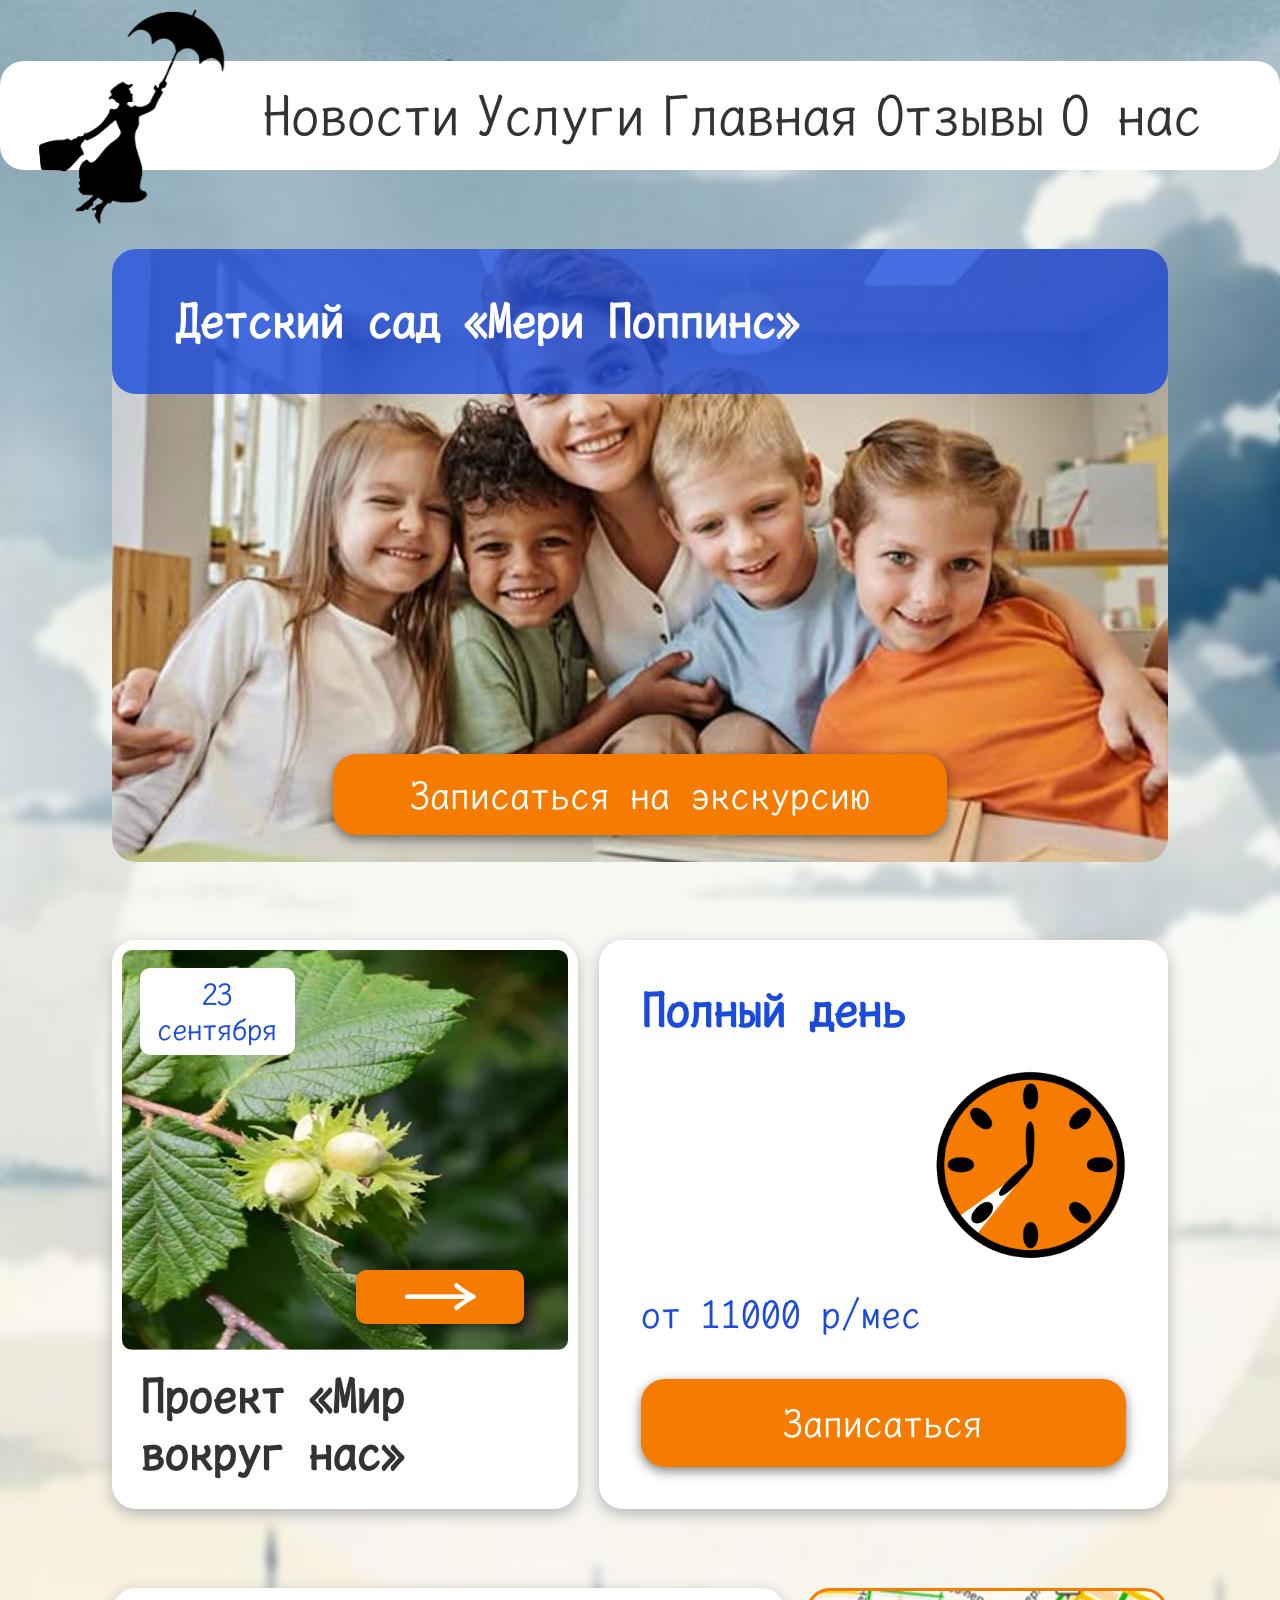
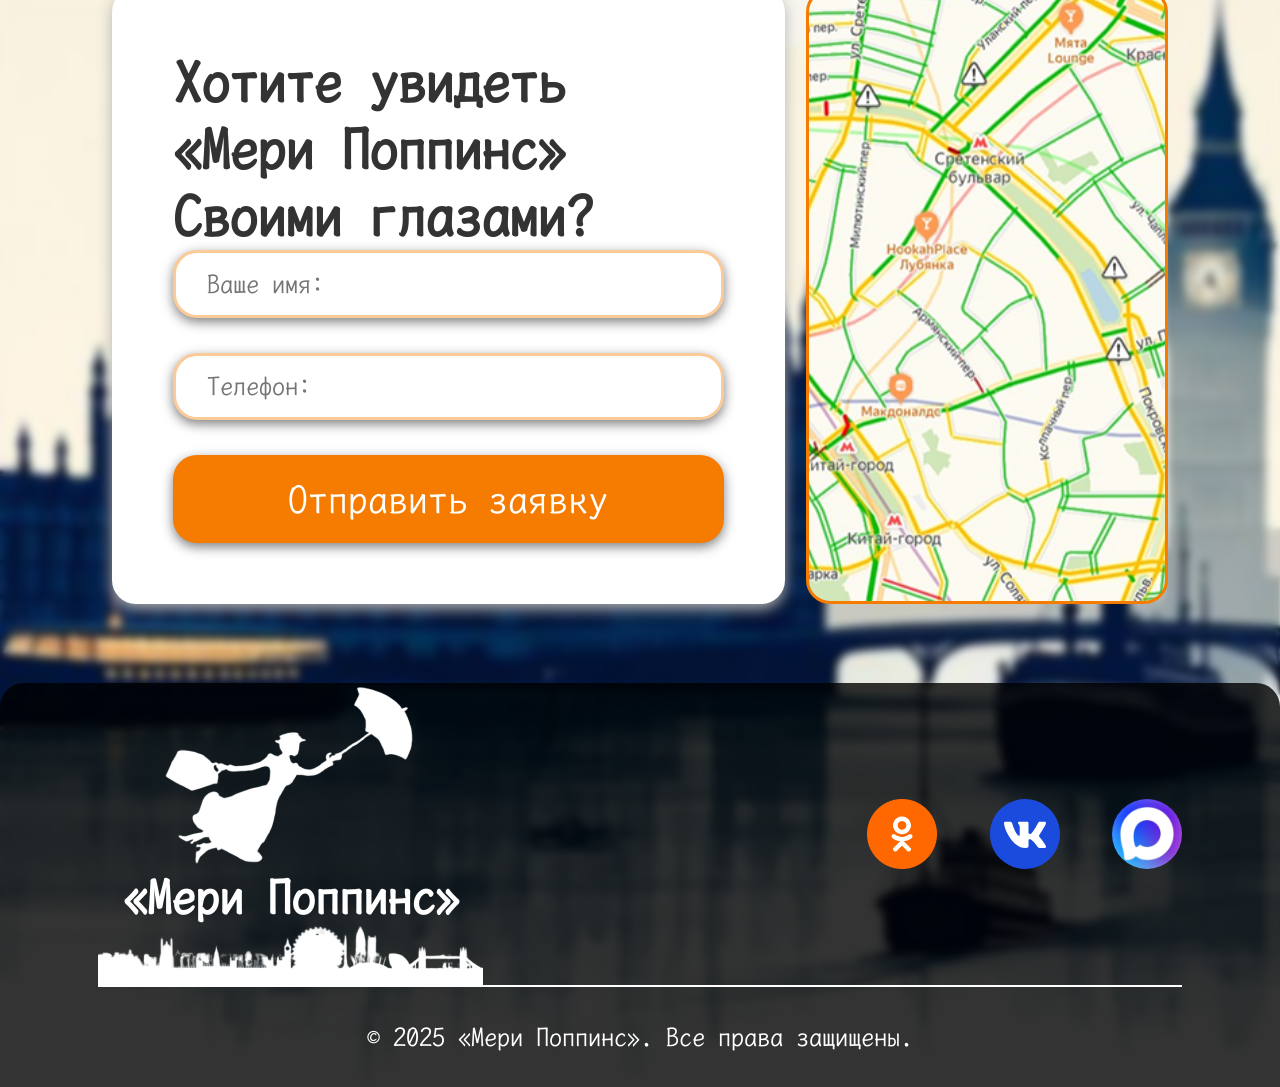
<file: index.html>
<!DOCTYPE html>
<html lang="ru">
<head>
    <meta charset="UTF-8">
    <title>Мерри Поппинс</title>
    <link rel="stylesheet" href="assets/css/imports.css">
    <meta name="viewport" content="width=device-width, initial-scale=1">
</head>
<body>
    <header class="header">
        <a href="index.html">
            <img src="assets/images/logo.png" alt="Логотип" class="header__logo">
        </a>
        <nav class="header__nav">
            <a href="news.html" class="header__links">Новости</a>
            <a href="services.html" class="header__links">Услуги</a>
            <a href="index.html" class="header__links">Главная</a>
            <a href="reviews.html" class="header__links">Отзывы</a>
            <a href="about-us.html" class="header__links">О нас</a>
        </nav>
        <div class="header__menu">
            <img src="assets/icons/burger-menu.svg" alt="Меню">
        </div>
    </header>
    <main>
        <section class="promo-video">
            <div class="promo-video__container">
                <div class="promo-video__title">
                    <h2 class="promo-video__text">Детский сад «Мери Поппинс»</h2>
                </div>
                <div class="promo-video__actions">
                    <button class="promo-video__button button">Записаться на экскурсию</button>
                </div>
            </div>
        </section>
        <section class="event-offer-card">
            <div class="event">
                <div class="event__banner">
                    <div class="event__container">
                        <p class="event__date">23 сентября</p>
                    </div>
                    <div class="event__actions">
                        <div class="event__link button">
                            <img src="assets/images/event-arrow.png" alt="Ссылка на полное событие">
                        </div>
                    </div>
                </div>
                <h3 class="event__title">
                    Проект «Мир вокруг нас»
                </h3>
            </div>
            <article class="offer">
                <div class="offer__content">
                    <div class="offer__text">
                        <h2 class="offer__title">Полный день</h2>
                        <p>от 11000 р/мес</p>
                    </div>
                    <img src="assets/images/clock8-8.png" alt="Время посещения">
                </div>
                <button class="offer__button button">Записаться</button>
            </article>
        </section>
        <section class="contact-form">
            <div class="contact-form__container">
                <h2 class="contact-form__title">Хотите увидеть «Мери Поппинс» Своими глазами?</h2>
                <form class="contact-form__form">
                    <label>
                        <input type="text" placeholder="Ваше имя:" required class="contact-form__input input">
                    </label>
                    <label>
                        <input type="text" placeholder="Телефон:" required class="contact-form__input input">
                    </label>
                    <button class="contact-form__button button">Отправить заявку</button>
                </form>
            </div>
            <div class="contact-form__map"></div>
        </section>
    </main>
    <footer class="footer">
        <div class="footer__container">
            <div class="footer__logo">
                <img src="assets/images/footer-logo.png" alt="Логтип">
                <h2 class="footer__title">«Мери Поппинс»</h2>
                <img src="assets/images/city-footer.png" alt="Картинка">
            </div>
            <div class="footer__text">
                <h3 class="footer__subtitle">Свяжитесь с нами</h3>
                <div class="footer__contacts">
                    <div class="footer__contact">
                        <img src="assets/icons/mail.svg" alt="Почта" class="footer__contact-image">
                        <p class="footer__contact">meriPopins@mail.ru</p>
                    </div>
                    <div class="footer__contact">
                        <img src="assets/icons/phone.svg" alt="Телефон" class="footer__contact-image">
                        <p class="footer__contact">8 904 904 4545</p>
                    </div>
                    <div class="footer__contact">
                        <img src="assets/icons/map.svg" alt="Карта" class="footer__contact-image">
                        <p class="footer__contact">ул.Никитина 56</p>
                    </div>
                </div>
            </div>
            <div class="footer__socials">
                <img src="assets/icons/odnoclasniki.svg" alt="Однокласники">
                <img src="assets/icons/vk.svg" alt="ВК">
                <img src="assets/icons/max.svg" alt="Max">
            </div>
        </div>
        <div class="footer__line"></div>
        <div class="footer__copyright">&copy; 2025 «Мери Поппинс». Все права защищены.</div>
    </footer>
</body>
</html>
</file>
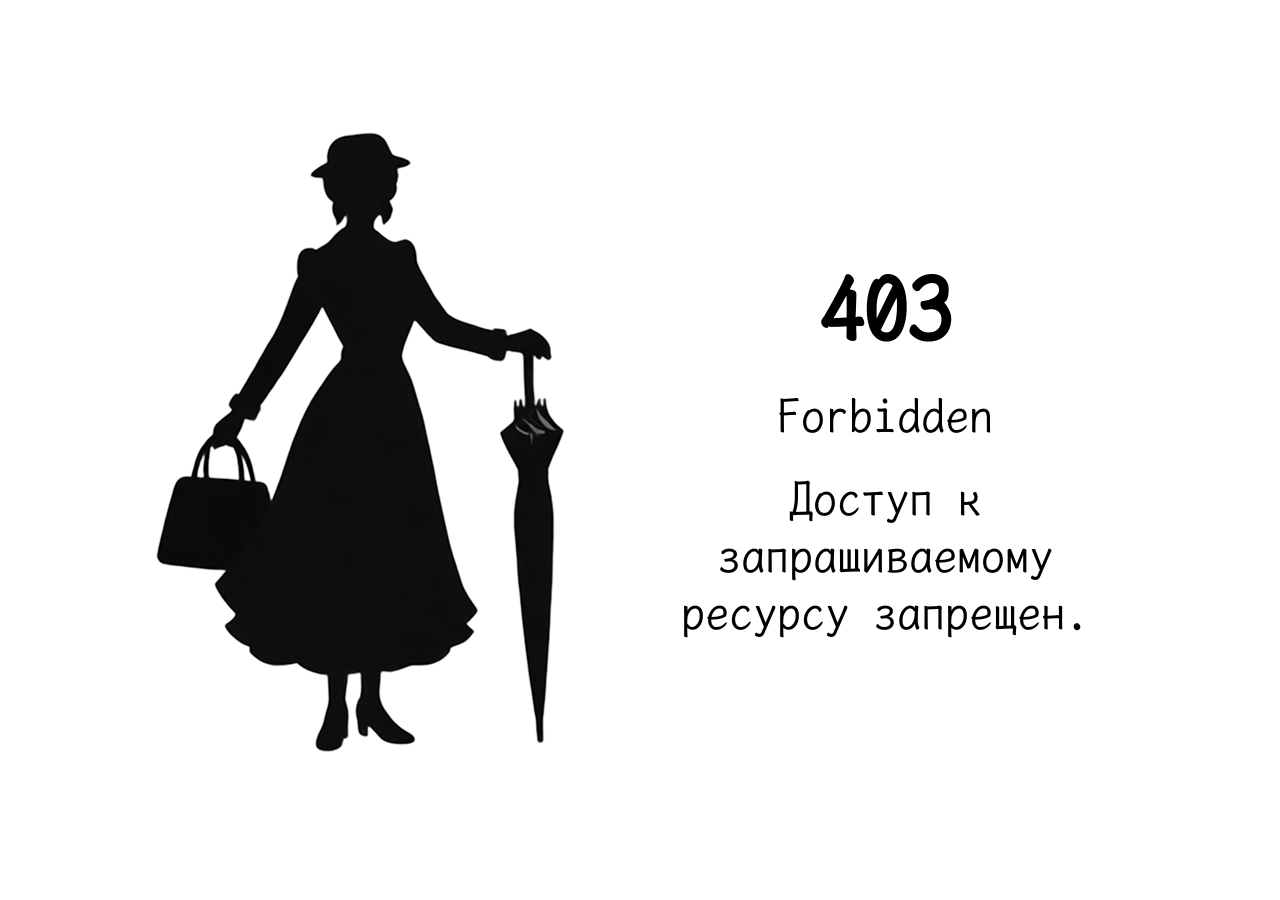
<file: 403-error.html>
<!DOCTYPE html>
<html lang="ru">
<head>
    <meta charset="UTF-8">
    <title>Страница не найдена</title>
    <link rel="stylesheet" href="assets/css/imports.css">
    <meta name="viewport" content="width=device-width, initial-scale=1">
</head>
<body>
    <section class="error">
        <img src="assets/images/error-image.png" alt="Картинка ошибки" class="error__image">
        <div class="error__text">
            <h2 class="error__title">403</h2>
            <p>Forbidden</p>
            <p>Доступ к запрашиваемому ресурсу запрещен.</p>
        </div>
    </section>
</body>
</html>
</file>
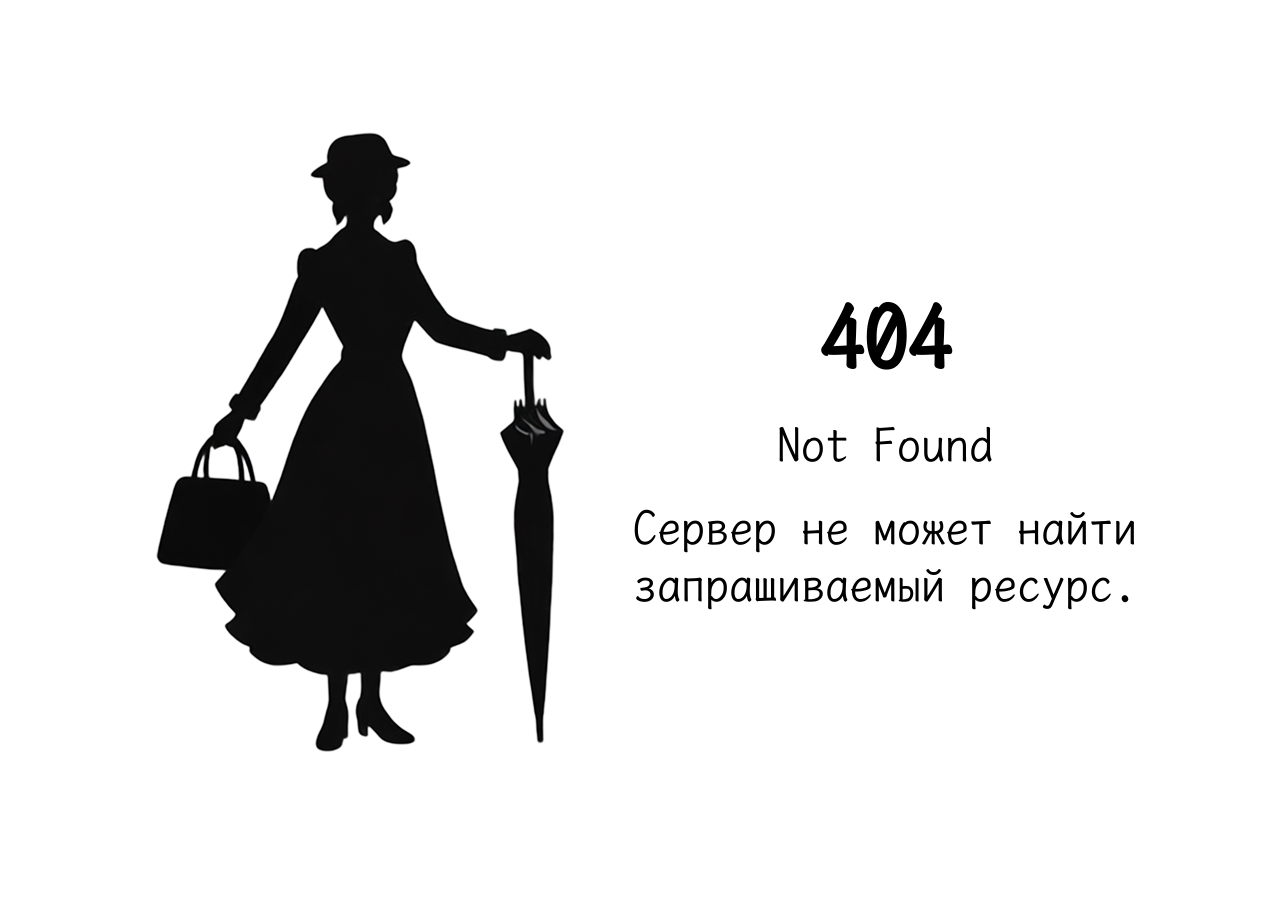
<file: 404-error.html>
<!DOCTYPE html>
<html lang="ru">
<head>
    <meta charset="UTF-8">
    <title>Страница не найдена</title>
    <link rel="stylesheet" href="assets/css/imports.css">
    <meta name="viewport" content="width=device-width, initial-scale=1">
</head>
<body>
<section class="error">
    <img src="assets/images/error-image.png" alt="Картинка ошибки" class="error__image">
    <div class="error__text">
        <h2 class="error__title">404</h2>
        <p>Not Found</p>
        <p>Сервер не может найти запрашиваемый ресурс.</p>
    </div>
</section>
</body>
</html>
</file>
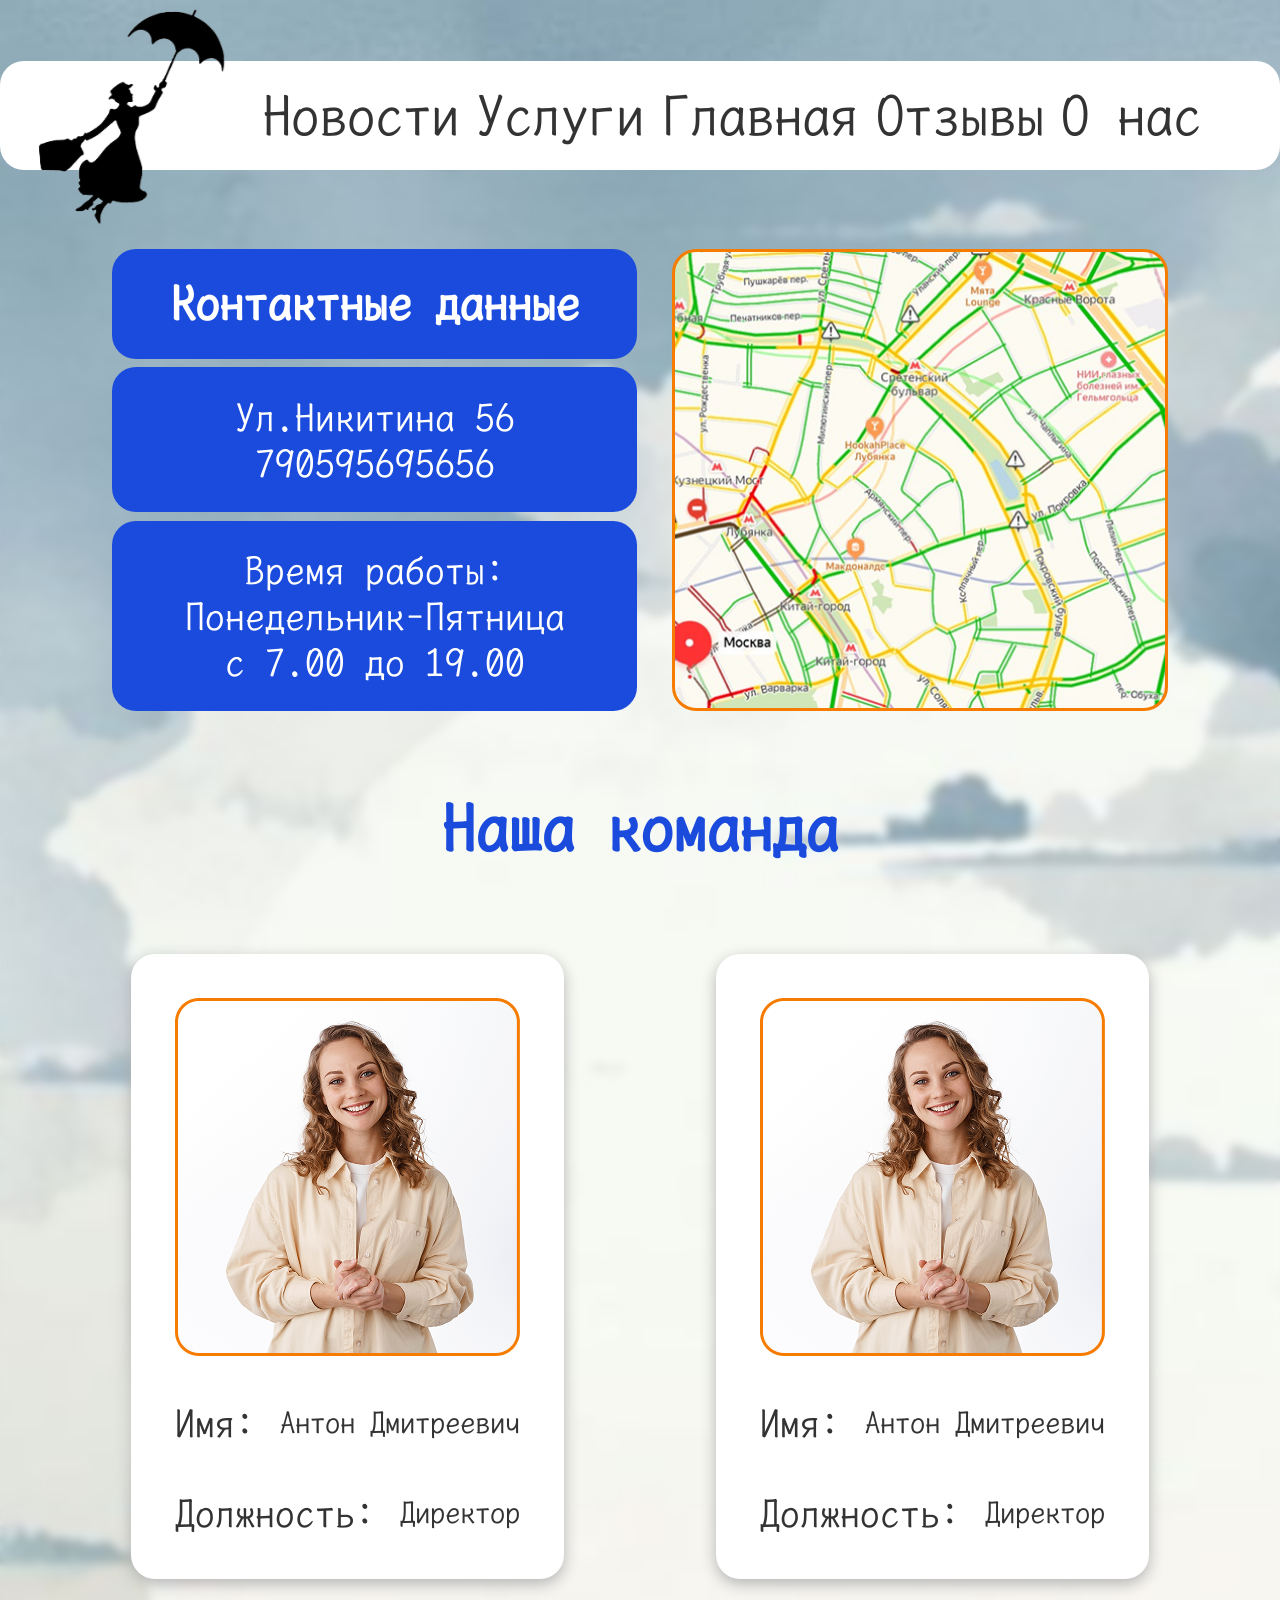
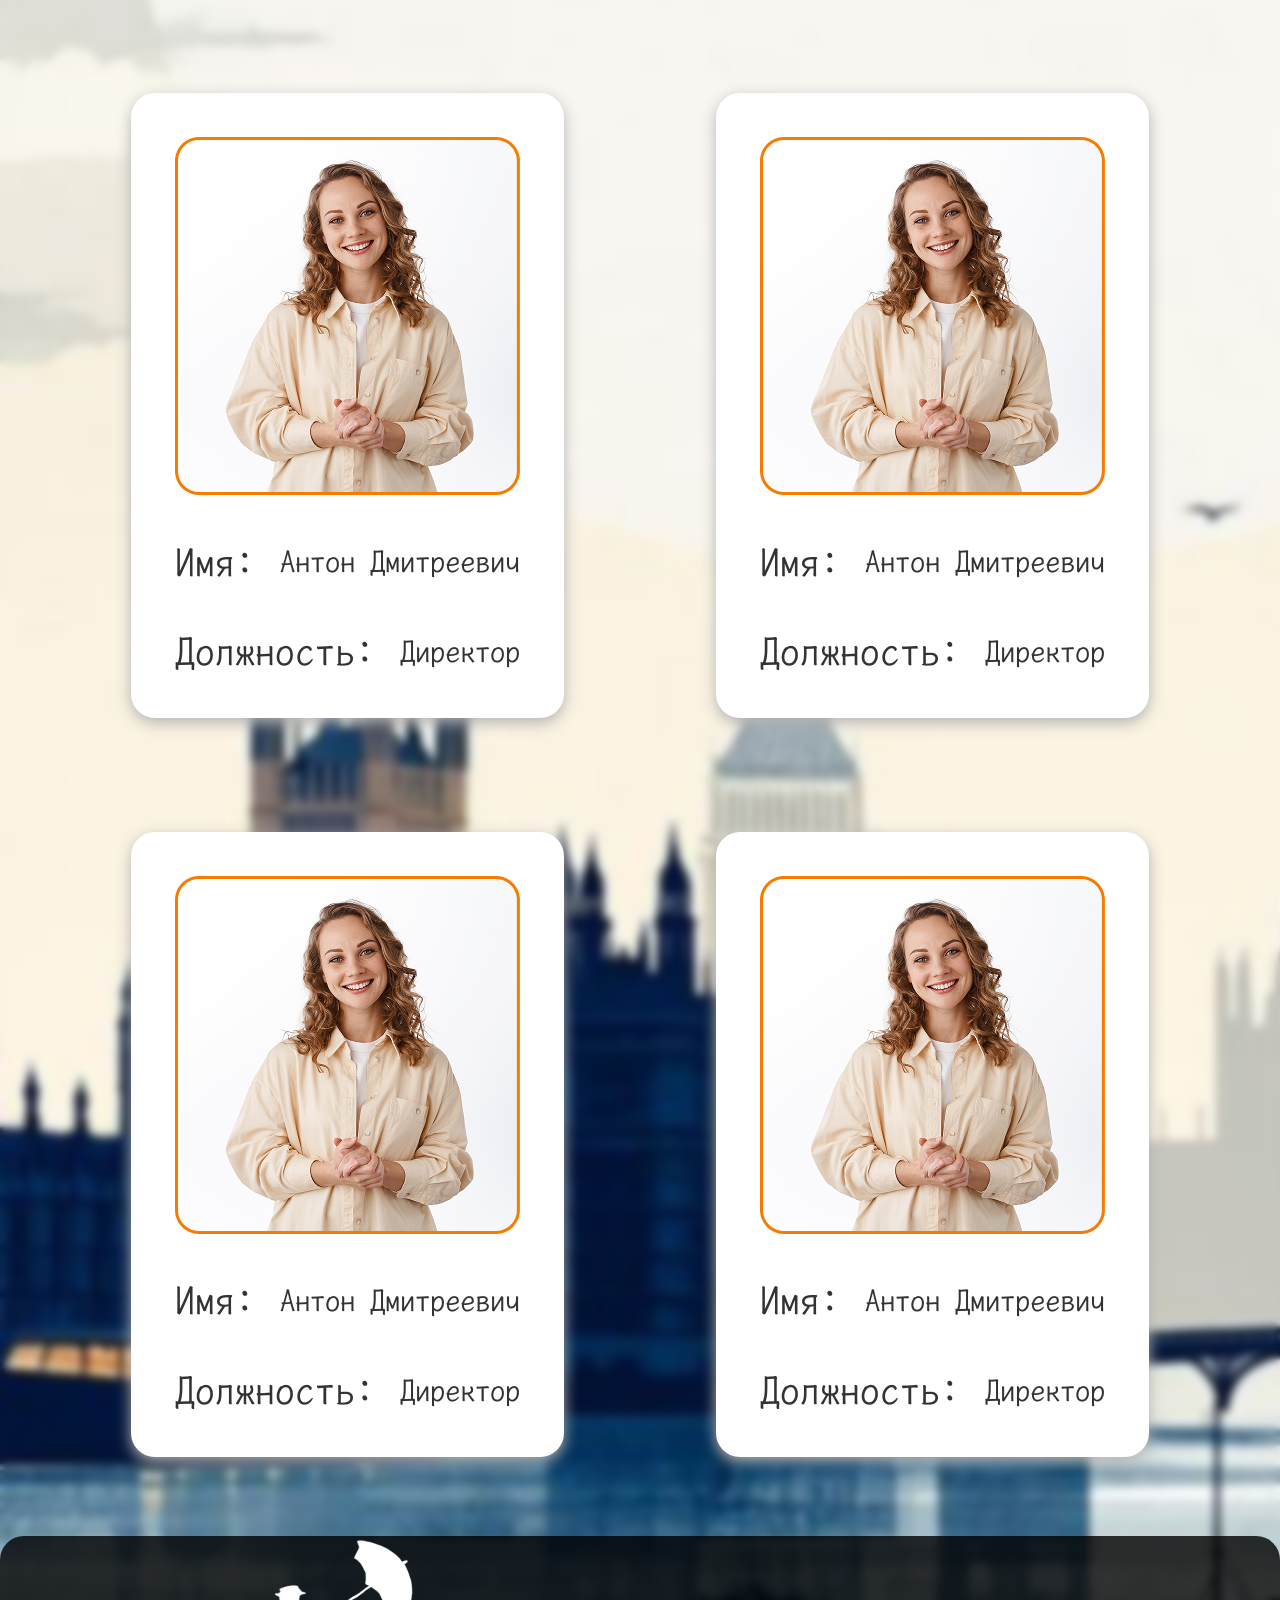
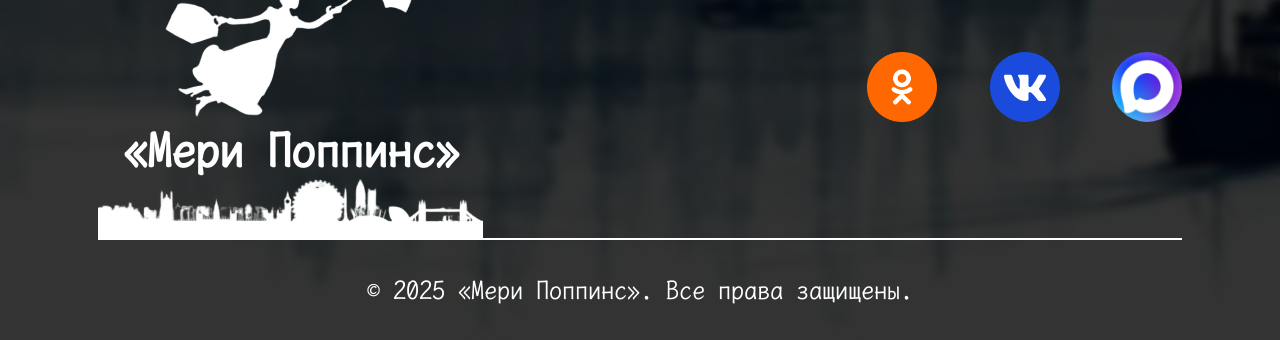
<file: about-us.html>
<!DOCTYPE html>
<html lang="ru">
<head>
    <meta charset="UTF-8">
    <title>О нас</title>
    <link rel="stylesheet" href="assets/css/imports.css">
    <meta name="viewport" content="width=device-width, initial-scale=1">
</head>
<body>
<header class="header">
    <a href="index.html">
        <img src="assets/images/logo.png" alt="Логотип" class="header__logo">
    </a>
    <nav class="header__nav">
        <a href="news.html" class="header__links">Новости</a>
        <a href="services.html" class="header__links">Услуги</a>
        <a href="index.html" class="header__links">Главная</a>
        <a href="reviews.html" class="header__links">Отзывы</a>
        <a href="about-us.html" class="header__links">О нас</a>
    </nav>
    <div class="header__menu">
        <img src="assets/icons/burger-menu.svg" alt="Меню">
    </div>
</header>
<main>
    <section class="contacts">
        <div class="contacts__container">
            <div class="contacts__detail">
                <h2 class="contacts__title">Контактные данные</h2>
                <div class="contacts__text">
                    <p>Ул.Никитина 56</p>
                    <p>790595695656</p>
                </div>
                <div class="contacts__text">
                    <p>Время работы:</p>
                    <p>Понедельник-Пятница</p>
                    <p>с 7.00 до 19.00</p>
                </div>
            </div>
            <div class="contacts__map"></div>
        </div>
    </section>
    <section class="team">
        <div class="team__container">
            <h2 class="team__title">Наша команда</h2>
            <div class="team__items">
                <div class="team__item">
                    <img src="assets/images/worker.png" alt="Работник">
                    <div class="team__description">
                        <p class="team__label">Имя:</p>
                        <p class="team__text">Антон Дмитреевич</p>
                    </div>
                    <div class="team__description">
                        <p class="team__label">Должность:</p>
                        <p class="team__text">Директор</p>
                    </div>
                </div>
                <div class="team__item">
                    <img src="assets/images/worker.png" alt="Работник">
                    <div class="team__description">
                        <p class="team__label">Имя:</p>
                        <p class="team__text">Антон Дмитреевич</p>
                    </div>
                    <div class="team__description">
                        <p class="team__label">Должность:</p>
                        <p class="team__text">Директор</p>
                    </div>
                </div>
                <div class="team__item">
                    <img src="assets/images/worker.png" alt="Работник">
                    <div class="team__description">
                        <p class="team__label">Имя:</p>
                        <p class="team__text">Антон Дмитреевич</p>
                    </div>
                    <div class="team__description">
                        <p class="team__label">Должность:</p>
                        <p class="team__text">Директор</p>
                    </div>
                </div>
                <div class="team__item">
                    <img src="assets/images/worker.png" alt="Работник">
                    <div class="team__description">
                        <p class="team__label">Имя:</p>
                        <p class="team__text">Антон Дмитреевич</p>
                    </div>
                    <div class="team__description">
                        <p class="team__label">Должность:</p>
                        <p class="team__text">Директор</p>
                    </div>
                </div>
                <div class="team__item">
                    <img src="assets/images/worker.png" alt="Работник">
                    <div class="team__description">
                        <p class="team__label">Имя:</p>
                        <p class="team__text">Антон Дмитреевич</p>
                    </div>
                    <div class="team__description">
                        <p class="team__label">Должность:</p>
                        <p class="team__text">Директор</p>
                    </div>
                </div>
                <div class="team__item">
                    <img src="assets/images/worker.png" alt="Работник">
                    <div class="team__description">
                        <p class="team__label">Имя:</p>
                        <p class="team__text">Антон Дмитреевич</p>
                    </div>
                    <div class="team__description">
                        <p class="team__label">Должность:</p>
                        <p class="team__text">Директор</p>
                    </div>
                </div>
            </div>
        </div>
    </section>
</main>
<footer class="footer">
    <div class="footer__container">
        <div class="footer__logo">
            <img src="assets/images/footer-logo.png" alt="Логтип">
            <h2 class="footer__title">«Мери Поппинс»</h2>
            <img src="assets/images/city-footer.png" alt="Картинка">
        </div>
        <div class="footer__text">
            <h3 class="footer__subtitle">Свяжитесь с нами</h3>
            <div class="footer__contacts">
                <div class="footer__contact">
                    <img src="assets/icons/mail.svg" alt="Почта" class="footer__contact-image">
                    <p class="footer__contact">meriPopins@mail.ru</p>
                </div>
                <div class="footer__contact">
                    <img src="assets/icons/phone.svg" alt="Телефон" class="footer__contact-image">
                    <p class="footer__contact">8 904 904 4545</p>
                </div>
                <div class="footer__contact">
                    <img src="assets/icons/map.svg" alt="Карта" class="footer__contact-image">
                    <p class="footer__contact">ул.Никитина 56</p>
                </div>
            </div>
        </div>
        <div class="footer__socials">
            <img src="assets/icons/odnoclasniki.svg" alt="Однокласники">
            <img src="assets/icons/vk.svg" alt="ВК">
            <img src="assets/icons/max.svg" alt="Max">
        </div>
    </div>
    <div class="footer__line"></div>
    <div class="footer__copyright">&copy; 2025 «Мери Поппинс». Все права защищены.</div>
</footer>
</body>
</html>
</file>
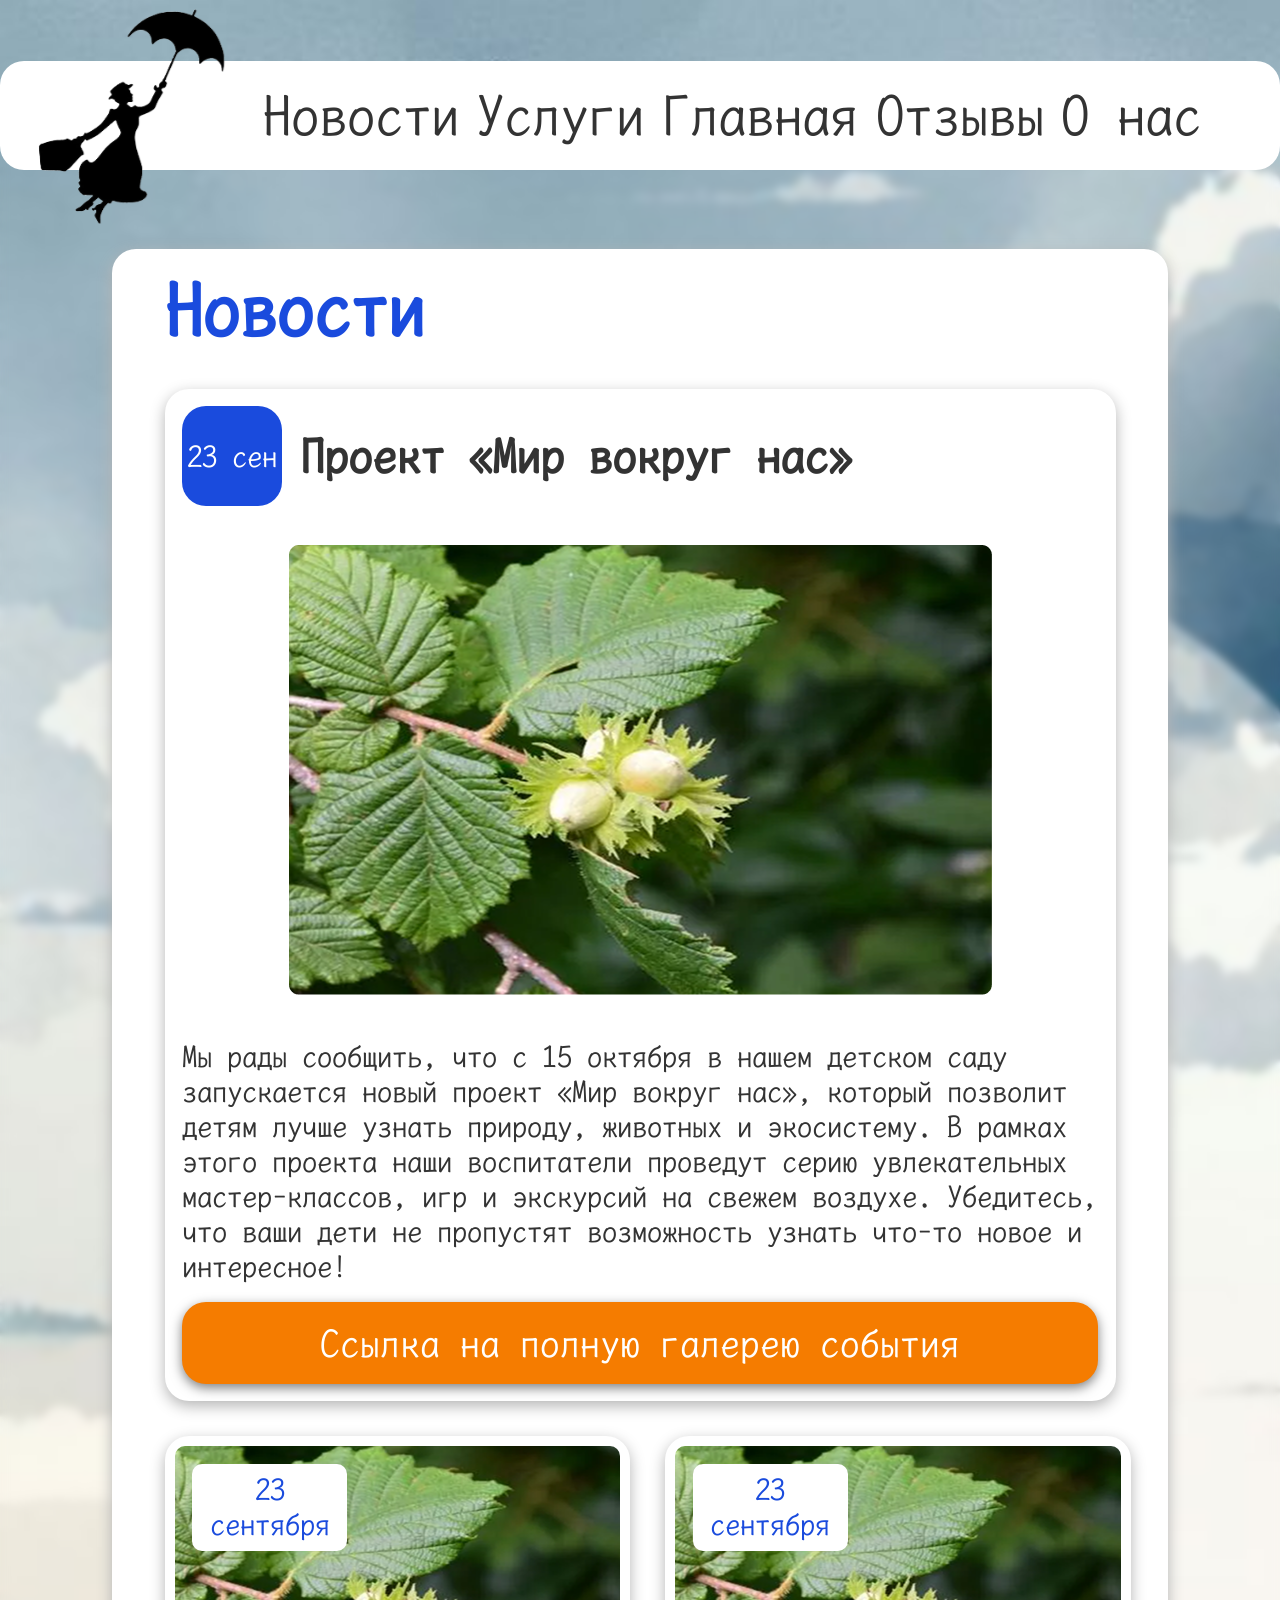
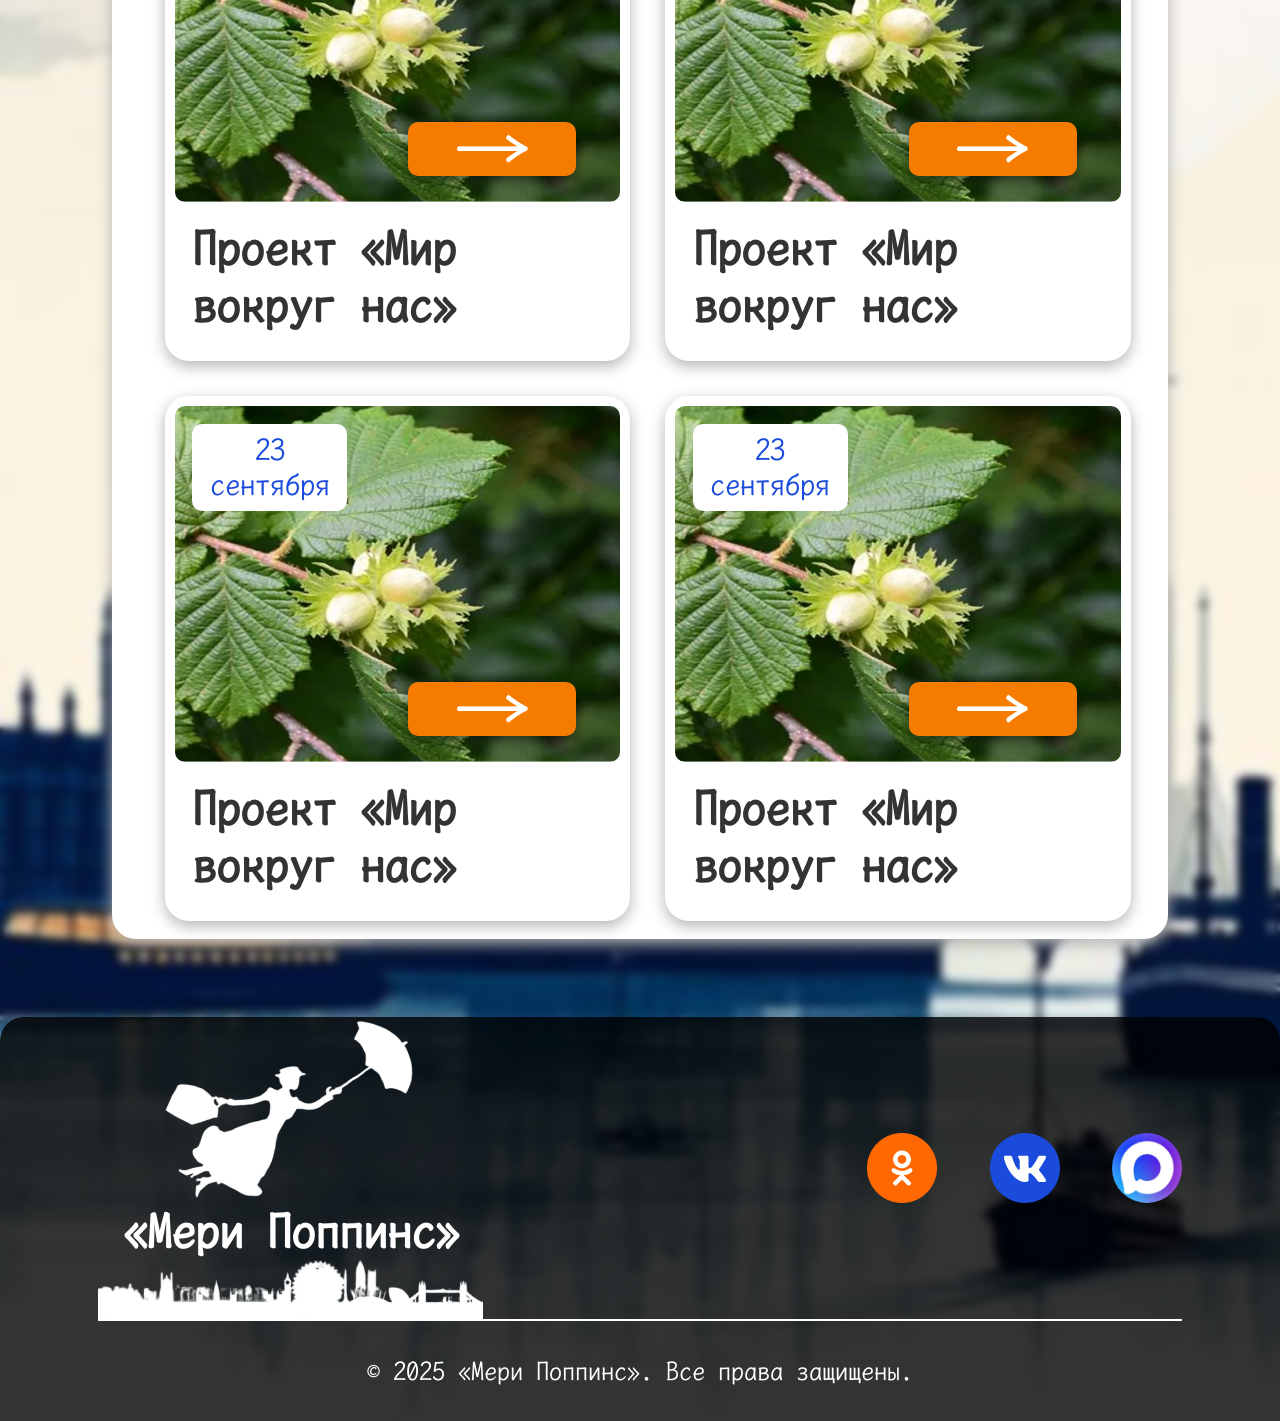
<file: news.html>
<!DOCTYPE html>
<html lang="ru">
<head>
    <meta charset="UTF-8">
    <title>Новости</title>
    <link rel="stylesheet" href="assets/css/imports.css">
    <meta name="viewport" content="width=device-width, initial-scale=1">
</head>
<body>
<header class="header">
    <a href="index.html">
        <img src="assets/images/logo.png" alt="Логотип" class="header__logo">
    </a>
    <nav class="header__nav">
        <a href="news.html" class="header__links">Новости</a>
        <a href="services.html" class="header__links">Услуги</a>
        <a href="index.html" class="header__links">Главная</a>
        <a href="reviews.html" class="header__links">Отзывы</a>
        <a href="about-us.html" class="header__links">О нас</a>
    </nav>
    <div class="header__menu">
        <img src="assets/icons/burger-menu.svg" alt="Меню">
    </div>
</header>
<main>
    <section class="news">
        <div class="news__content">
            <h2 class="news__title">Новости</h2>
            <div class="news__full">
                <div class="news__subtitle">
                    <div class="news__date"> 23 сен</div>
                    <h3 class="news__subtitle">Проект «Мир вокруг нас»</h3>
                </div>
                <div class="news__wrapper">
                    <img src="assets/images/news-image.png" alt="Картинка события">
                    <div class="news__text">
                        <p>Мы рады сообщить, что с 15 октября в нашем детском саду запускается новый проект «Мир вокруг нас», который позволит детям лучше узнать природу, животных и экосистему. В рамках этого проекта наши воспитатели проведут серию увлекательных мастер-классов, игр и экскурсий на свежем воздухе. Убедитесь, что ваши дети не пропустят возможность узнать что-то новое и интересное!</p>
                        <button class="news__button button">Ссылка на полную галерею события</button>
                    </div>
                </div>
            </div>
            <div class="news__list">
                <div class="event">
                    <div class="event__banner">
                        <div class="event__container">
                            <p class="event__date">23 сентября</p>
                        </div>
                        <div class="event__actions">
                            <div class="event__link button">
                                <img src="assets/images/event-arrow.png" alt="Ссылка на полное событие">
                            </div>
                        </div>
                    </div>
                    <h3 class="event__title">
                        Проект «Мир вокруг нас»
                    </h3>
                </div>
                <div class="event">
                    <div class="event__banner">
                        <div class="event__container">
                            <p class="event__date">23 сентября</p>
                        </div>
                        <div class="event__actions">
                            <div class="event__link button">
                                <img src="assets/images/event-arrow.png" alt="Ссылка на полное событие">
                            </div>
                        </div>
                    </div>
                    <h3 class="event__title">
                        Проект «Мир вокруг нас»
                    </h3>
                </div>
                <div class="event">
                    <div class="event__banner">
                        <div class="event__container">
                            <p class="event__date">23 сентября</p>
                        </div>
                        <div class="event__actions">
                            <div class="event__link button">
                                <img src="assets/images/event-arrow.png" alt="Ссылка на полное событие">
                            </div>
                        </div>
                    </div>
                    <h3 class="event__title">
                        Проект «Мир вокруг нас»
                    </h3>
                </div>
                <div class="event">
                    <div class="event__banner">
                        <div class="event__container">
                            <p class="event__date">23 сентября</p>
                        </div>
                        <div class="event__actions">
                            <div class="event__link button">
                                <img src="assets/images/event-arrow.png" alt="Ссылка на полное событие">
                            </div>
                        </div>
                    </div>
                    <h3 class="event__title">
                        Проект «Мир вокруг нас»
                    </h3>
                </div>
            </div>
        </div>
    </section>
</main>
<footer class="footer">
    <div class="footer__container">
        <div class="footer__logo">
            <img src="assets/images/footer-logo.png" alt="Логтип">
            <h2 class="footer__title">«Мери Поппинс»</h2>
            <img src="assets/images/city-footer.png" alt="Картинка">
        </div>
        <div class="footer__text">
            <h3 class="footer__subtitle">Свяжитесь с нами</h3>
            <div class="footer__contacts">
                <div class="footer__contact">
                    <img src="assets/icons/mail.svg" alt="Почта" class="footer__contact-image">
                    <p class="footer__contact">meriPopins@mail.ru</p>
                </div>
                <div class="footer__contact">
                    <img src="assets/icons/phone.svg" alt="Телефон" class="footer__contact-image">
                    <p class="footer__contact">8 904 904 4545</p>
                </div>
                <div class="footer__contact">
                    <img src="assets/icons/map.svg" alt="Карта" class="footer__contact-image">
                    <p class="footer__contact">ул.Никитина 56</p>
                </div>
            </div>
        </div>
        <div class="footer__socials">
            <img src="assets/icons/odnoclasniki.svg" alt="Однокласники">
            <img src="assets/icons/vk.svg" alt="ВК">
            <img src="assets/icons/max.svg" alt="Max">
        </div>
    </div>
    <div class="footer__line"></div>
    <div class="footer__copyright">&copy; 2025 «Мери Поппинс». Все права защищены.</div>
</footer>
</body>
</html>
</file>
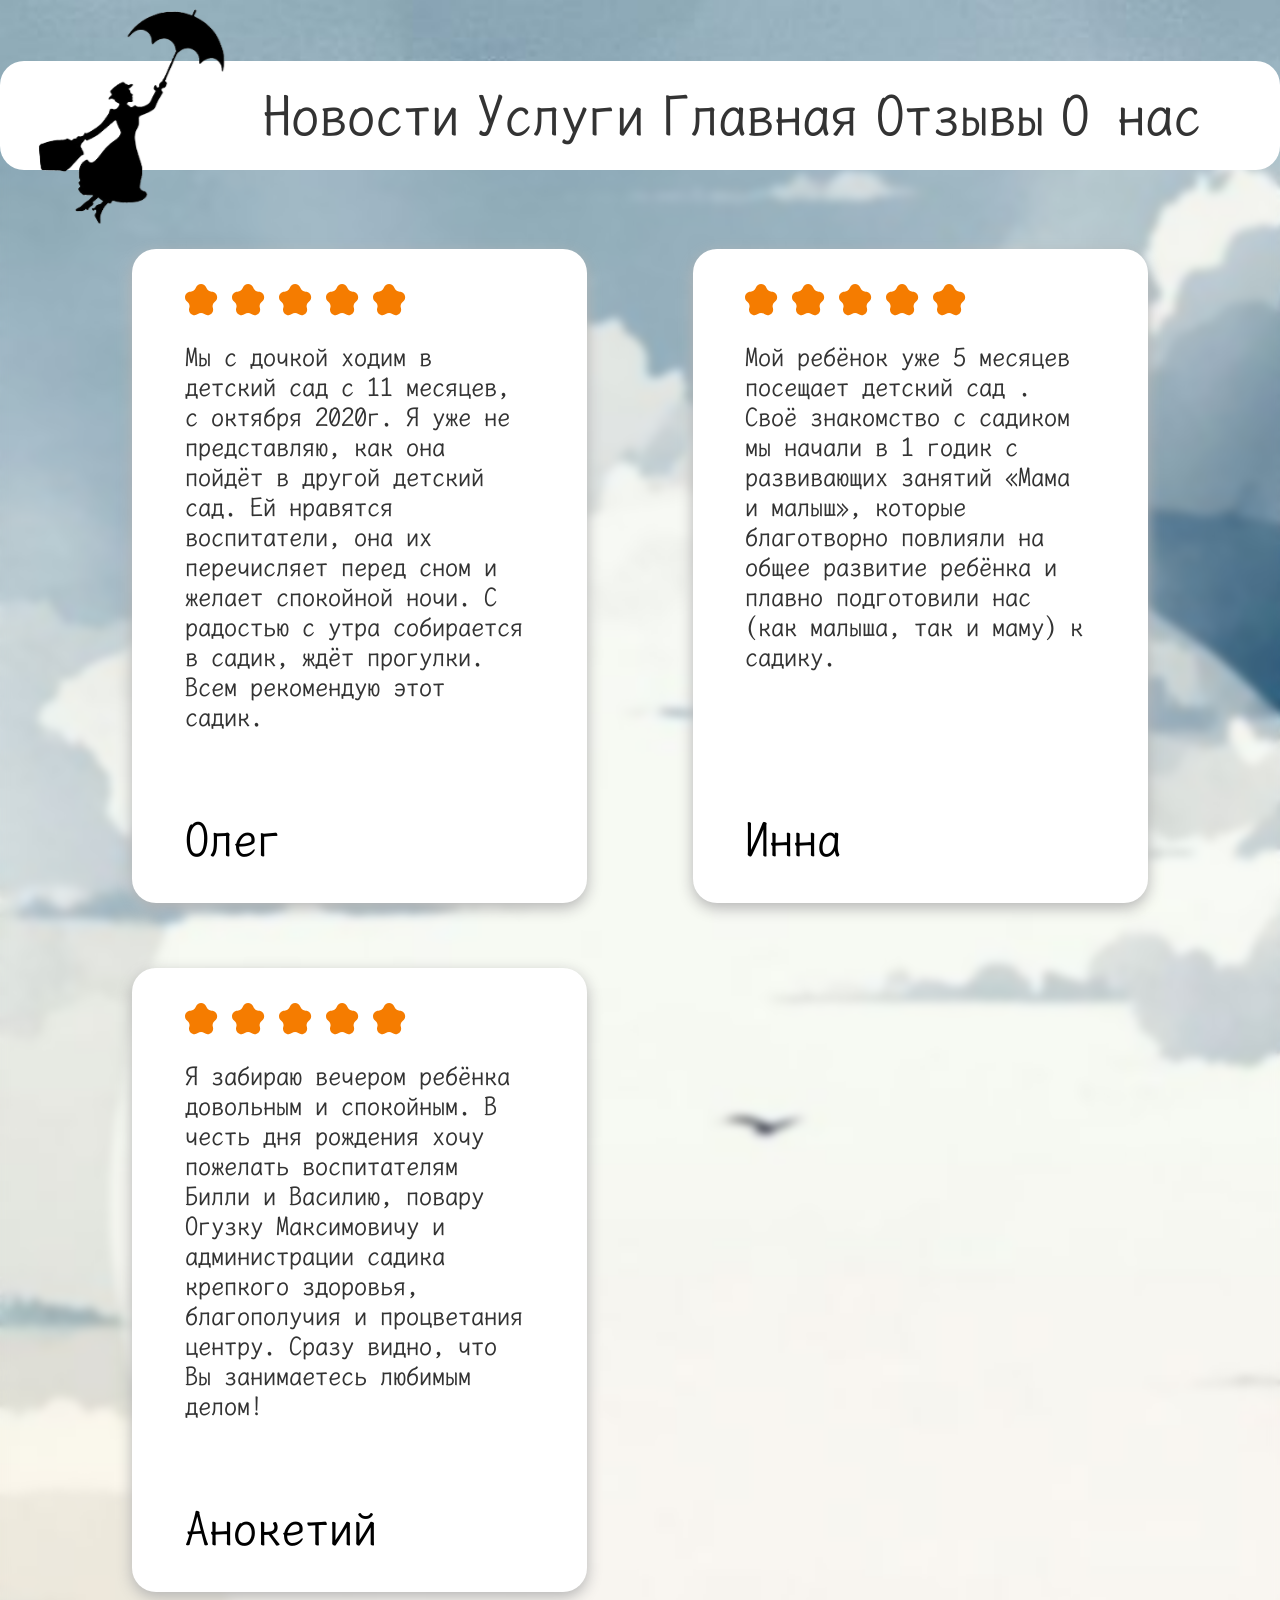
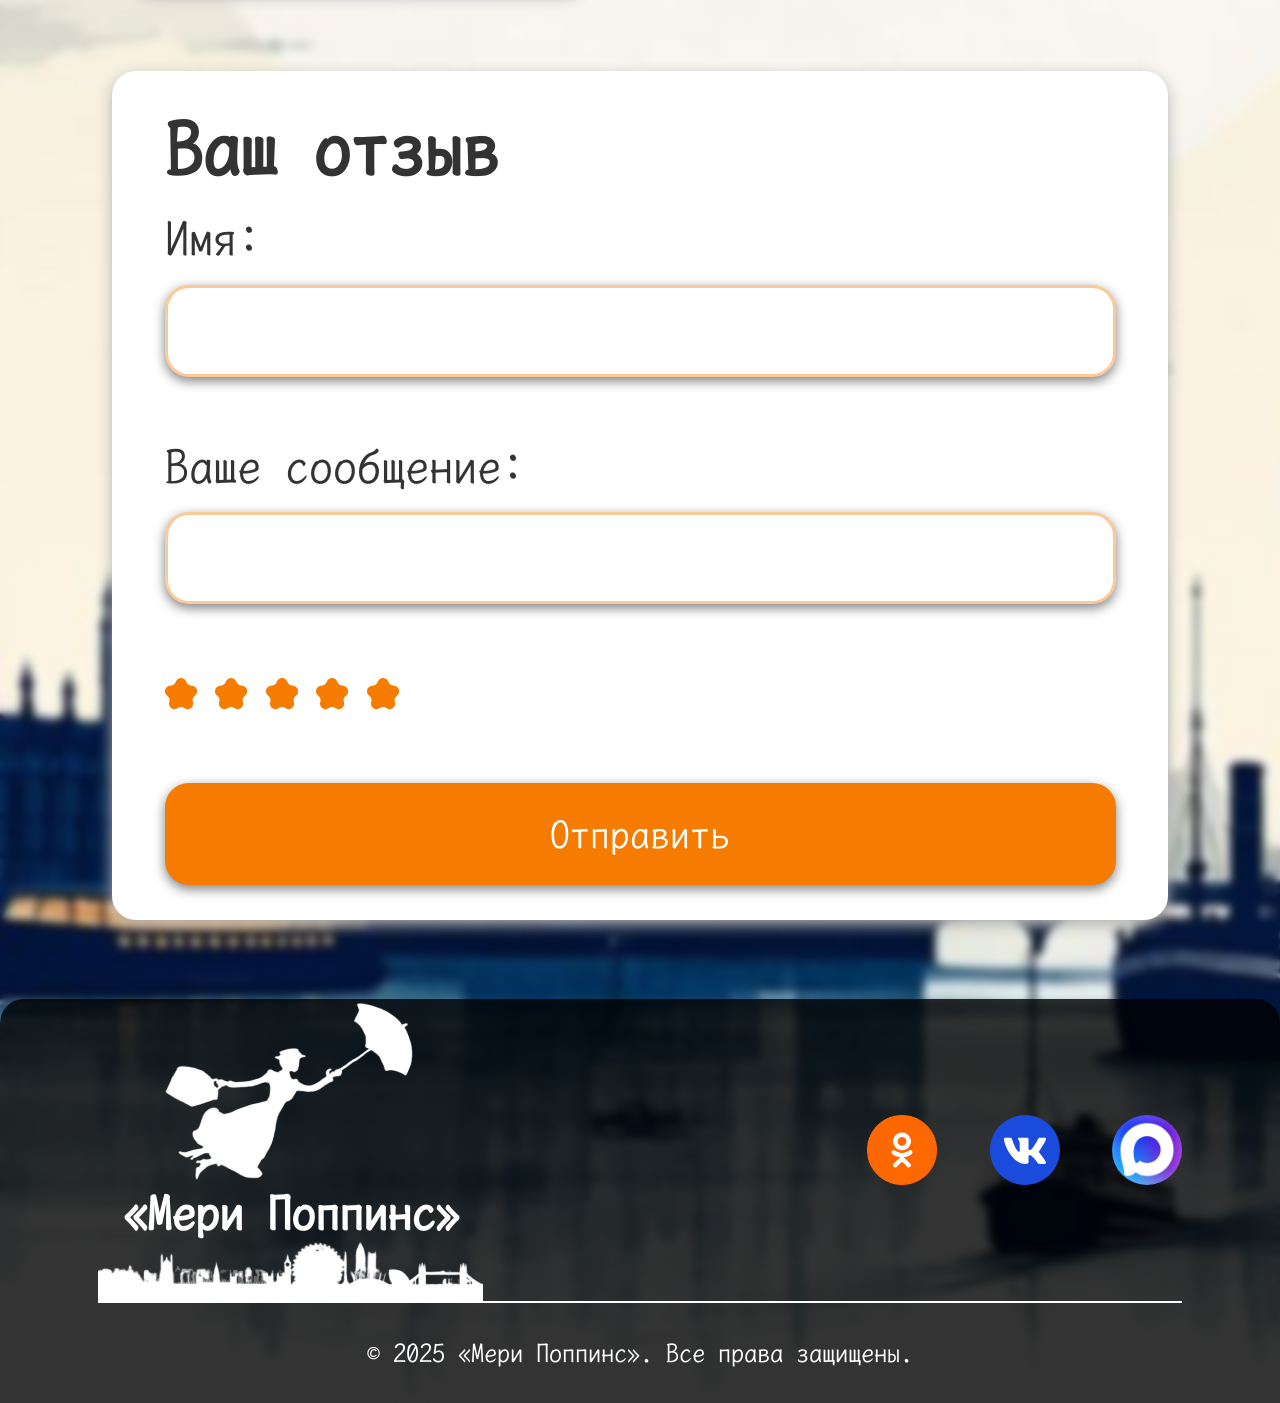
<file: reviews.html>
<!DOCTYPE html>
<html lang="ru">
<head>
    <meta charset="UTF-8">
    <title>Отзывы</title>
    <link rel="stylesheet" href="assets/css/imports.css">
    <meta name="viewport" content="width=device-width, initial-scale=1">
</head>
<body>
<header class="header">
    <a href="index.html">
        <img src="assets/images/logo.png" alt="Логотип" class="header__logo">
    </a>
    <nav class="header__nav">
        <a href="news.html" class="header__links">Новости</a>
        <a href="services.html" class="header__links">Услуги</a>
        <a href="index.html" class="header__links">Главная</a>
        <a href="reviews.html" class="header__links">Отзывы</a>
        <a href="about-us.html" class="header__links">О нас</a>
    </nav>
    <div class="header__menu">
        <img src="assets/icons/burger-menu.svg" alt="Меню">
    </div>
</header>
<main>
   <section class="reviews">
       <div class="reviews__container">
           <div class="reviews__review">
               <div class="reviews__content">
                   <div class="reviews__stars">
                       <img src="assets/icons/reviews-star.svg" alt="Звезда">
                       <img src="assets/icons/reviews-star.svg" alt="Звезда">
                       <img src="assets/icons/reviews-star.svg" alt="Звезда">
                       <img src="assets/icons/reviews-star.svg" alt="Звезда">
                       <img src="assets/icons/reviews-star.svg" alt="Звезда">
                   </div>
                   <p class="reviews__text">Мы с дочкой ходим в детский сад  с 11 месяцев, с октября 2020г. Я уже не представляю, как она пойдёт в другой детский сад. Ей нравятся воспитатели, она их перечисляет перед сном и желает спокойной ночи. С радостью с утра собирается в садик, ждёт прогулки. Всем рекомендую этот садик.</p>
               </div>
               <p class="reviews__name">Олег</p>
           </div>
           <div class="reviews__review">
               <div class="reviews__content">
                   <div class="reviews__stars">
                       <img src="assets/icons/reviews-star.svg" alt="Звезда">
                       <img src="assets/icons/reviews-star.svg" alt="Звезда">
                       <img src="assets/icons/reviews-star.svg" alt="Звезда">
                       <img src="assets/icons/reviews-star.svg" alt="Звезда">
                       <img src="assets/icons/reviews-star.svg" alt="Звезда">
                   </div>
                   <p class="reviews__text">Мой ребёнок уже 5 месяцев посещает детский сад . Своё знакомство с садиком мы начали в 1 годик с развивающих занятий «Мама и малыш», которые благотворно повлияли на общее развитие ребёнка и плавно подготовили нас (как малыша, так и маму) к садику.</p>
               </div>
               <p class="reviews__name">Инна</p>
           </div>
           <div class="reviews__review">
               <div class="reviews__content">
                   <div class="reviews__stars">
                       <img src="assets/icons/reviews-star.svg" alt="Звезда">
                       <img src="assets/icons/reviews-star.svg" alt="Звезда">
                       <img src="assets/icons/reviews-star.svg" alt="Звезда">
                       <img src="assets/icons/reviews-star.svg" alt="Звезда">
                       <img src="assets/icons/reviews-star.svg" alt="Звезда">
                   </div>
                   <p class="reviews__text">Я забираю вечером ребёнка довольным и спокойным. В честь дня рождения хочу пожелать воспитателям Билли и Василию, повару Огузку Максимовичу и администрации садика крепкого здоровья, благополучия и процветания центру. Сразу видно, что Вы занимаетесь любимым делом!</p>
               </div>
               <p class="reviews__name">Анокетий</p>
           </div>
       </div>
   </section>
    <section class="review-form">
        <div class="review-form__container">
            <h2 class="review-form__title">Ваш отзыв</h2>
            <form class="review-form__form">
                <label class="review-form__label">
                    Имя:
                    <input type="text" required class="review-form__input input">
                </label>
                <label class="review-form__label">
                    Ваше сообщение:
                    <input type="text" required class="review-form__input input">
                </label>
                <div class="review-form__stars">
                    <img src="assets/icons/reviews-star.svg" alt="Звезда">
                    <img src="assets/icons/reviews-star.svg" alt="Звезда">
                    <img src="assets/icons/reviews-star.svg" alt="Звезда">
                    <img src="assets/icons/reviews-star.svg" alt="Звезда">
                    <img src="assets/icons/reviews-star.svg" alt="Звезда">
                </div>
                <button class="review-form__button button">Отправить</button>
            </form>
        </div>
    </section>
</main>
<footer class="footer">
    <div class="footer__container">
        <div class="footer__logo">
            <img src="assets/images/footer-logo.png" alt="Логтип">
            <h2 class="footer__title">«Мери Поппинс»</h2>
            <img src="assets/images/city-footer.png" alt="Картинка">
        </div>
        <div class="footer__text">
            <h3 class="footer__subtitle">Свяжитесь с нами</h3>
            <div class="footer__contacts">
                <div class="footer__contact">
                    <img src="assets/icons/mail.svg" alt="Почта" class="footer__contact-image">
                    <p class="footer__contact">meriPopins@mail.ru</p>
                </div>
                <div class="footer__contact">
                    <img src="assets/icons/phone.svg" alt="Телефон" class="footer__contact-image">
                    <p class="footer__contact">8 904 904 4545</p>
                </div>
                <div class="footer__contact">
                    <img src="assets/icons/map.svg" alt="Карта" class="footer__contact-image">
                    <p class="footer__contact">ул.Никитина 56</p>
                </div>
            </div>
        </div>
        <div class="footer__socials">
            <img src="assets/icons/odnoclasniki.svg" alt="Однокласники">
            <img src="assets/icons/vk.svg" alt="ВК">
            <img src="assets/icons/max.svg" alt="Max">
        </div>
    </div>
    <div class="footer__line"></div>
    <div class="footer__copyright">&copy; 2025 «Мери Поппинс». Все права защищены.</div>
</footer>
</body>
</html>
</file>
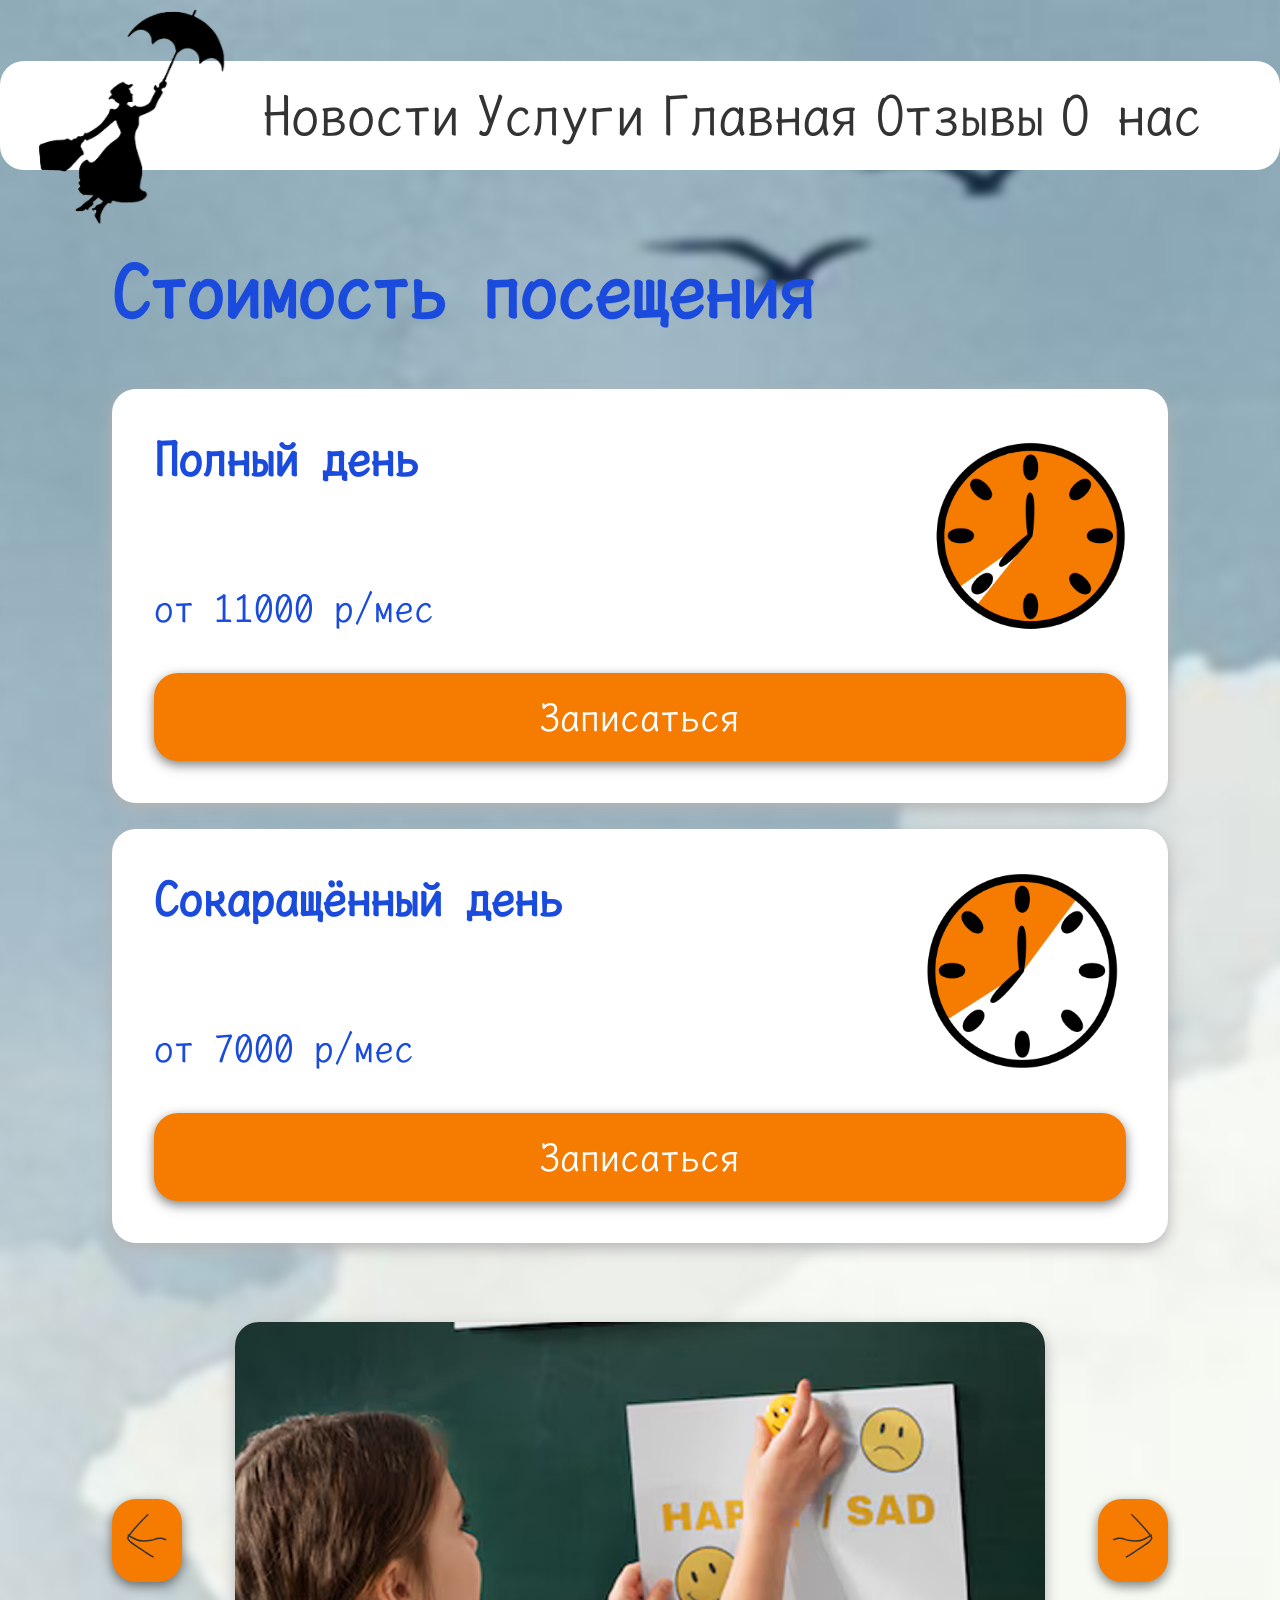
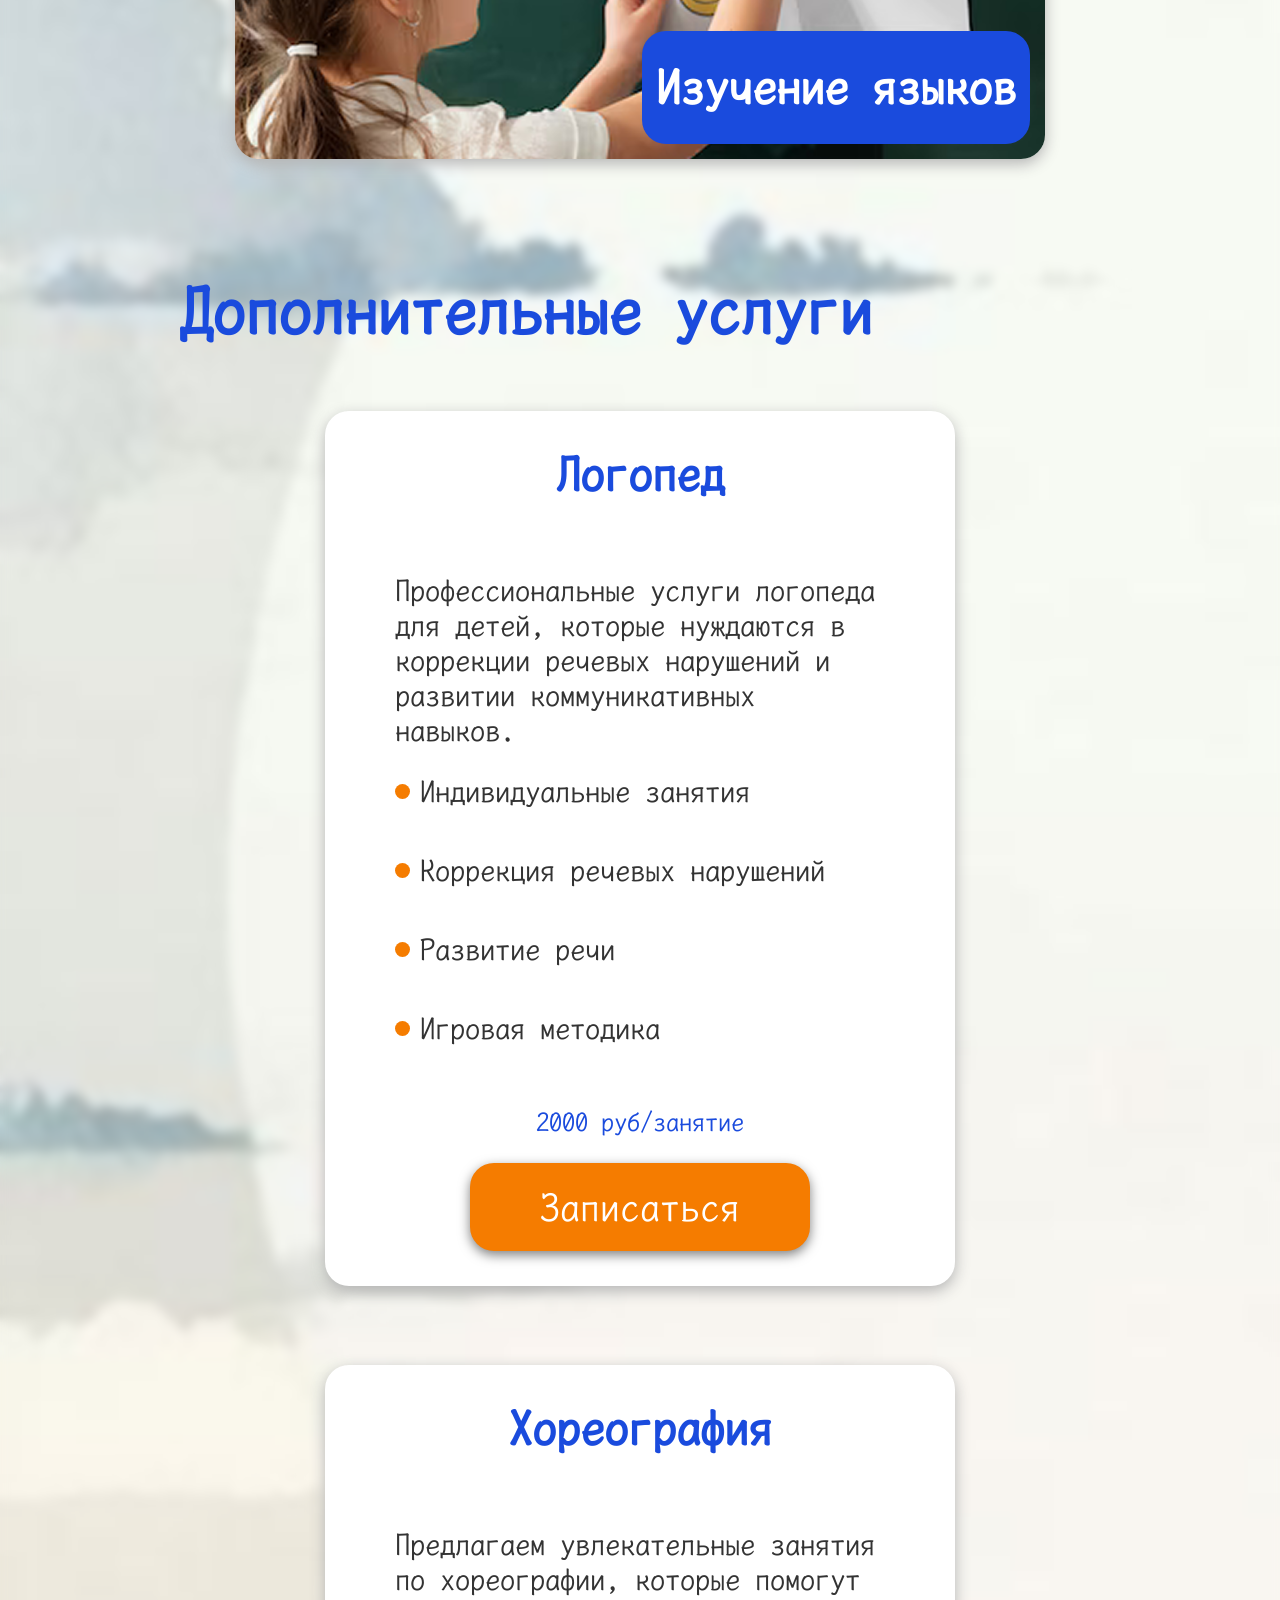
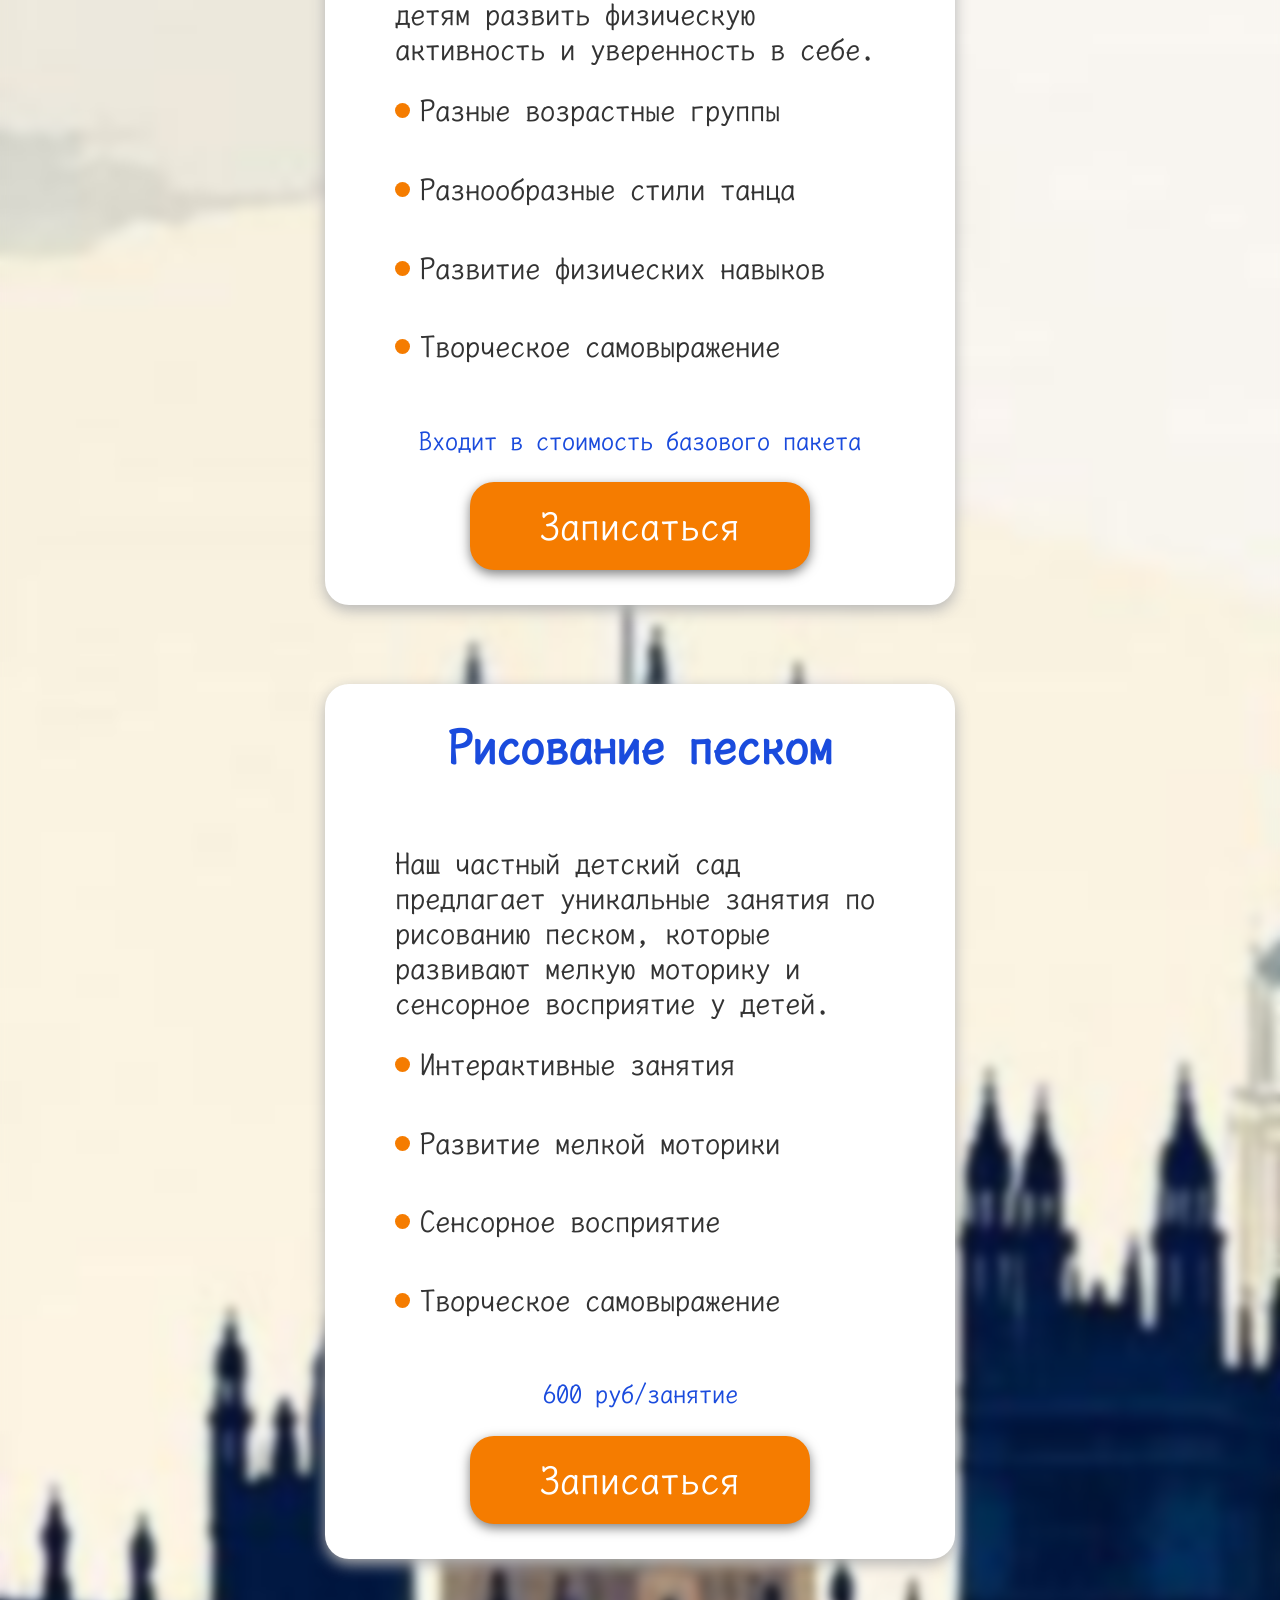
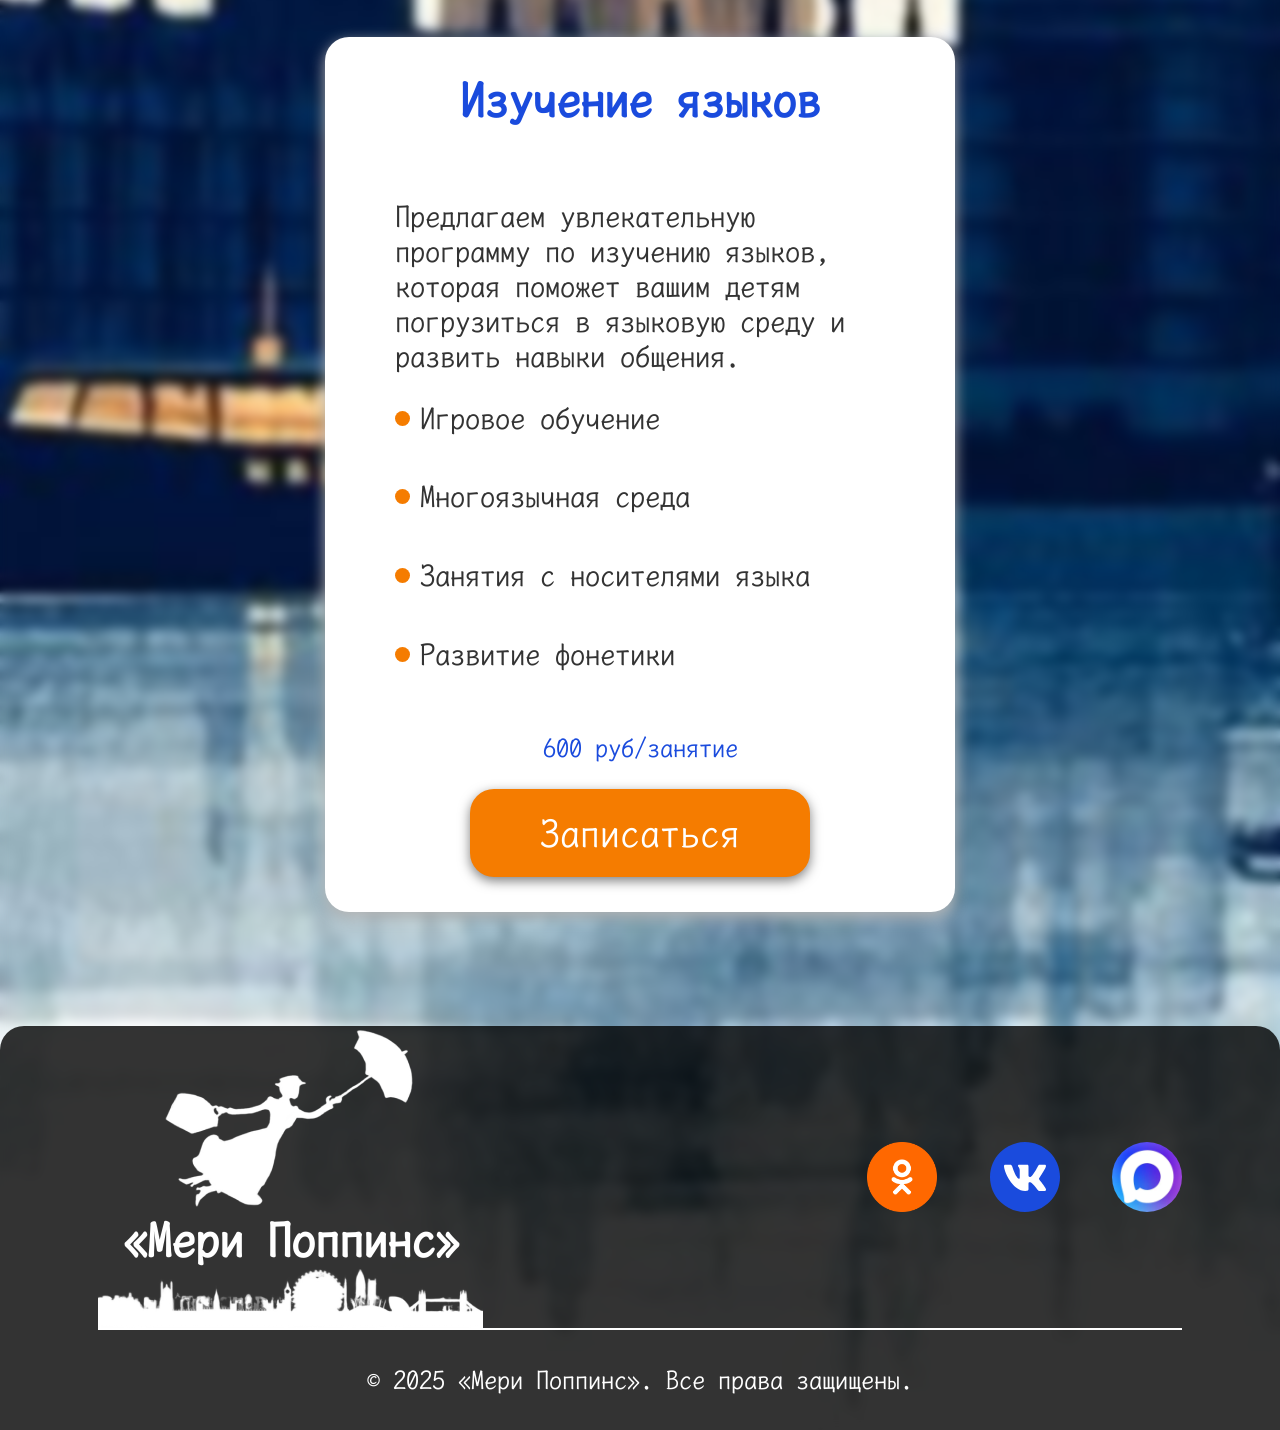
<file: services.html>
<!DOCTYPE html>
<html lang="ru">
<head>
    <meta charset="UTF-8">
    <title>Услуги</title>
    <link rel="stylesheet" href="assets/css/imports.css">
    <meta name="viewport" content="width=device-width, initial-scale=1">
</head>
<body>
<header class="header">
    <a href="index.html">
        <img src="assets/images/logo.png" alt="Логотип" class="header__logo">
    </a>
    <nav class="header__nav">
        <a href="news.html" class="header__links">Новости</a>
        <a href="services.html" class="header__links">Услуги</a>
        <a href="index.html" class="header__links">Главная</a>
        <a href="reviews.html" class="header__links">Отзывы</a>
        <a href="about-us.html" class="header__links">О нас</a>
    </nav>
    <div class="header__menu">
        <img src="assets/icons/burger-menu.svg" alt="Меню">
    </div>
</header>
<main>
    <section class="services">
        <h2 class="services__title">Стоимость посещения</h2>
        <div class="services__content">
            <article class="offer">
                <div class="offer__content">
                    <div class="offer__text">
                        <h2 class="offer__title">Полный день</h2>
                        <p>от 11000 р/мес</p>
                    </div>
                    <img src="assets/images/clock8-8.png" alt="Время посещения">
                </div>
                <button class="offer__button button">Записаться</button>
            </article>
            <article class="offer">
                <div class="offer__content">
                    <div class="offer__text">
                        <h2 class="offer__title">Сокаращённый день</h2>
                        <p>от 7000 р/мес</p>
                    </div>
                    <img src="assets/images/clock8-1.png" alt="Время посещения">
                </div>
                <button class="offer__button button">Записаться</button>
            </article>
        </div>
    </section>
    <section class="slider">
        <button class="slider__button button">
            <img src="assets/icons/slider-arrow-left.svg" alt="Предыдущий">
        </button>
        <div class="slider__content">
            <h3 class="slider__title">Изучение языков</h3>
        </div>
        <button class="slider__button button">
            <img src="assets/icons/slider-arrow-right.svg" alt="Следующий">
        </button>
    </section>
    <section class="goods">
        <div class="goods__container">
            <h2 class="goods__title">Дополнительные услуги</h2>
            <div class="goods__items">
                <article class="goods__item">
                    <h3 class="goods__subtitle">Логопед</h3>
                    <div class="goods__wrapper">
                        <div class="goods__text">
                            <p class="goods__description">Профессиональные услуги логопеда для детей, которые нуждаются в коррекции речевых нарушений и развитии коммуникативных навыков.</p>
                            <div class="goods__features">
                                <div class="goods__feature">
                                    <img src="assets/icons/list-dot.svg" alt="Точка">
                                    <p>Индивидуальные занятия</p>
                                </div>
                                <div class="goods__feature">
                                    <img src="assets/icons/list-dot.svg" alt="Точка">
                                    <p>Коррекция речевых нарушений</p>
                                </div>
                                <div class="goods__feature">
                                    <img src="assets/icons/list-dot.svg" alt="Точка">
                                    <p>Развитие речи</p>
                                </div>
                                <div class="goods__feature">
                                    <img src="assets/icons/list-dot.svg" alt="Точка">
                                    <p>Игровая методика</p>
                                </div>
                            </div>
                        </div>
                        <div class="goods__actions">
                            <p class="goods__price">2000 руб/занятие</p>
                            <button class="goods__button button">Записаться</button>
                        </div>
                    </div>
                </article>
                <article class="goods__item">
                    <h3 class="goods__subtitle">Хореография</h3>
                    <div class="goods__wrapper">
                        <div class="goods__text">
                            <p class="goods__description">Предлагаем увлекательные занятия по хореографии, которые помогут детям развить физическую активность и уверенность в себе.</p>
                            <div class="goods__features">
                                <div class="goods__feature">
                                    <img src="assets/icons/list-dot.svg" alt="Точка">
                                    <p>Разные возрастные группы</p>
                                </div>
                                <div class="goods__feature">
                                    <img src="assets/icons/list-dot.svg" alt="Точка">
                                    <p>Разнообразные стили танца</p>
                                </div>
                                <div class="goods__feature">
                                    <img src="assets/icons/list-dot.svg" alt="Точка">
                                    <p>Развитие физических навыков</p>
                                </div>
                                <div class="goods__feature">
                                    <img src="assets/icons/list-dot.svg" alt="Точка">
                                    <p>Творческое самовыражение</p>
                                </div>
                            </div>
                        </div>
                        <div class="goods__actions">
                            <p class="goods__price">Входит в стоимость базового пакета</p>
                            <button class="goods__button button">Записаться</button>
                        </div>
                    </div>
                </article>
                <article class="goods__item">
                    <h3 class="goods__subtitle">Рисование песком</h3>
                    <div class="goods__wrapper">
                        <div class="goods__text">
                            <p class="goods__description">Наш частный детский сад предлагает уникальные занятия по рисованию песком, которые развивают мелкую моторику и сенсорное восприятие у детей.</p>
                            <div class="goods__features">
                                <div class="goods__feature">
                                    <img src="assets/icons/list-dot.svg" alt="Точка">
                                    <p>Интерактивные занятия</p>
                                </div>
                                <div class="goods__feature">
                                    <img src="assets/icons/list-dot.svg" alt="Точка">
                                    <p>Развитие мелкой моторики</p>
                                </div>
                                <div class="goods__feature">
                                    <img src="assets/icons/list-dot.svg" alt="Точка">
                                    <p>Сенсорное восприятие</p>
                                </div>
                                <div class="goods__feature">
                                    <img src="assets/icons/list-dot.svg" alt="Точка">
                                    <p>Творческое самовыражение</p>
                                </div>
                            </div>
                        </div>
                        <div class="goods__actions">
                            <p class="goods__price">600 руб/занятие</p>
                            <button class="goods__button button">Записаться</button>
                        </div>
                    </div>
                </article>
                <article class="goods__item">
                    <h3 class="goods__subtitle">Изучение языков</h3>
                    <div class="goods__wrapper">
                        <div class="goods__text">
                            <p class="goods__description">Предлагаем увлекательную программу по изучению языков, которая поможет вашим детям погрузиться в языковую среду и развить навыки общения.</p>
                            <div class="goods__features">
                                <div class="goods__feature">
                                    <img src="assets/icons/list-dot.svg" alt="Точка">
                                    <p>Игровое обучение</p>
                                </div>
                                <div class="goods__feature">
                                    <img src="assets/icons/list-dot.svg" alt="Точка">
                                    <p>Многоязычная среда</p>
                                </div>
                                <div class="goods__feature">
                                    <img src="assets/icons/list-dot.svg" alt="Точка">
                                    <p>Занятия с носителями языка</p>
                                </div>
                                <div class="goods__feature">
                                    <img src="assets/icons/list-dot.svg" alt="Точка">
                                    <p>Развитие фонетики</p>
                                </div>
                            </div>
                        </div>
                        <div class="goods__actions">
                            <p class="goods__price">600 руб/занятие</p>
                            <button class="goods__button button">Записаться</button>
                        </div>
                    </div>
                </article>
            </div>
        </div>
    </section>
</main>
<footer class="footer">
    <div class="footer__container">
        <div class="footer__logo">
            <img src="assets/images/footer-logo.png" alt="Логтип">
            <h2 class="footer__title">«Мери Поппинс»</h2>
            <img src="assets/images/city-footer.png" alt="Картинка">
        </div>
        <div class="footer__text">
            <h3 class="footer__subtitle">Свяжитесь с нами</h3>
            <div class="footer__contacts">
                <div class="footer__contact">
                    <img src="assets/icons/mail.svg" alt="Почта" class="footer__contact-image">
                    <p class="footer__contact">meriPopins@mail.ru</p>
                </div>
                <div class="footer__contact">
                    <img src="assets/icons/phone.svg" alt="Телефон" class="footer__contact-image">
                    <p class="footer__contact">8 904 904 4545</p>
                </div>
                <div class="footer__contact">
                    <img src="assets/icons/map.svg" alt="Карта" class="footer__contact-image">
                    <p class="footer__contact">ул.Никитина 56</p>
                </div>
            </div>
        </div>
        <div class="footer__socials">
            <img src="assets/icons/odnoclasniki.svg" alt="Однокласники">
            <img src="assets/icons/vk.svg" alt="ВК">
            <img src="assets/icons/max.svg" alt="Max">
        </div>
    </div>
    <div class="footer__line"></div>
    <div class="footer__copyright">&copy; 2025 «Мери Поппинс». Все права защищены.</div>
</footer>
</body>
</html>
</file>
<file: assets/css/imports.css>
@import url("../fonts/fonts.css");
@import url("base/index.css");
@import url("base/header/header.css");
@import url("base/footer/footer.css");
@import url("base/event/event.css");
@import url("base/offer/offer.css");
@import url("index/index-imports.css");
@import url("services/services-imports.css");
@import url("news/news-imports.css");
@import url("about-us/about-us-imports.css");
@import url("reviews/reviews-imports.css");
@import url("error/error-imports.css");
</file>
